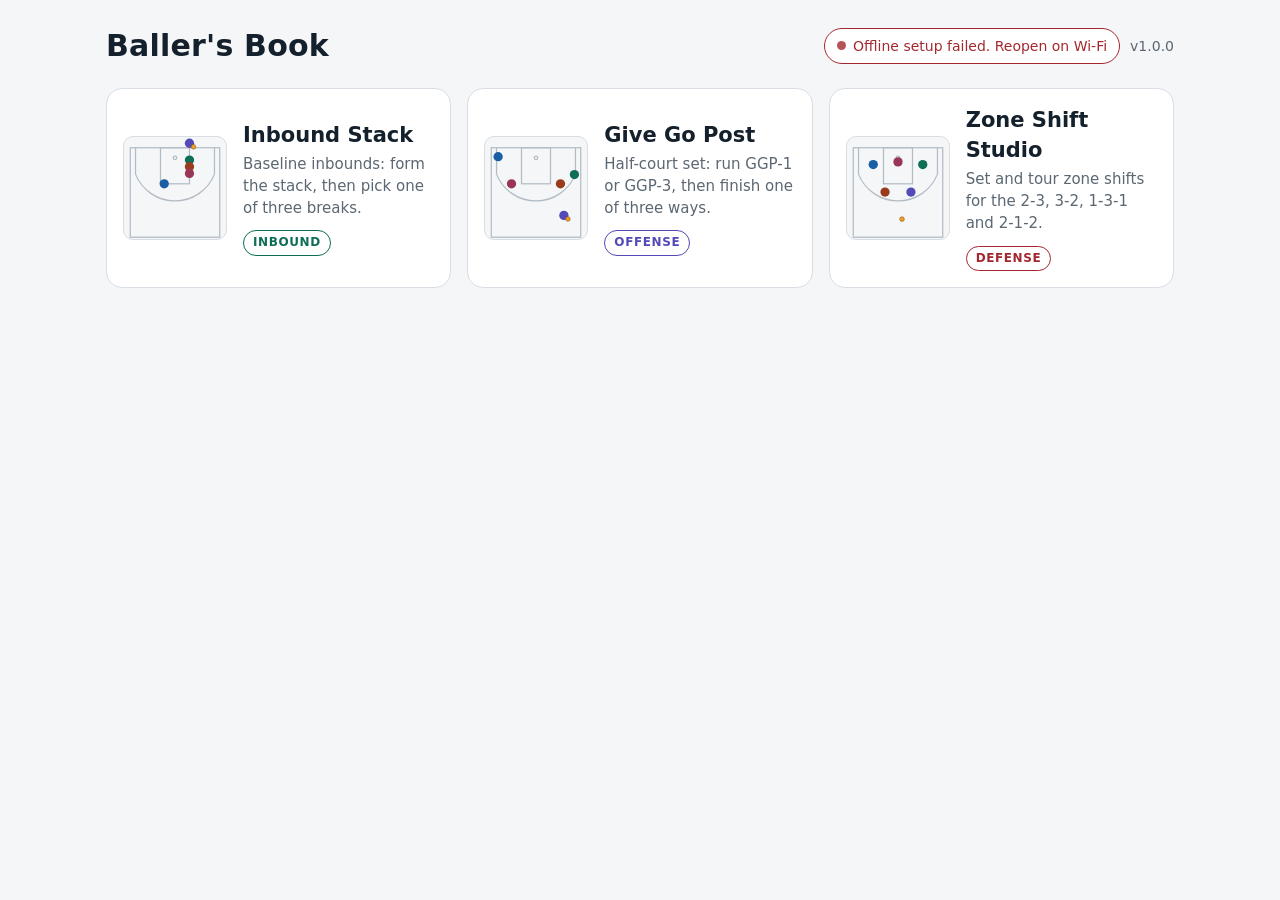
<file: index.html>
<!DOCTYPE html>
<html lang="en">
<head>
<meta charset="utf-8">
<meta name="viewport" content="width=device-width, initial-scale=1, viewport-fit=cover">
<meta name="color-scheme" content="light dark">
<title>Baller's Book</title>
<link rel="manifest" href="manifest.webmanifest">
<meta name="apple-mobile-web-app-capable" content="yes">
<meta name="mobile-web-app-capable" content="yes">
<meta name="apple-mobile-web-app-status-bar-style" content="black-translucent">
<meta name="apple-mobile-web-app-title" content="Baller's Book">
<meta name="theme-color" content="#F4F6F8" media="(prefers-color-scheme: light)">
<meta name="theme-color" content="#0F1419" media="(prefers-color-scheme: dark)">
<link rel="apple-touch-icon" href="icons/apple-touch-icon.png">
<link rel="icon" type="image/png" href="icons/favicon-32.png">
<link rel="stylesheet" href="shared/shell.css">
<style>
:root{--page:#F4F6F8;--surface-1:#FFFFFF;--text-primary:#14202B;--text-secondary:#5B6772;--border:#D8DEE4;--border-strong:#B3BCC5;--bg-accent:#E6F1FB;--border-accent:#185FA5;--text-accent:#0C447C;
  --tag-inbound:#0F6E56;--tag-offense:#534AB7;--tag-defense:#A3282F;
  box-sizing:border-box;padding-top:env(safe-area-inset-top,0px);padding-bottom:env(safe-area-inset-bottom,0px);}
@media (prefers-color-scheme: dark){:root:not([data-theme="light"]){--page:#0F1419;--surface-1:#1A222B;--text-primary:#E8EDF2;--text-secondary:#9AA7B3;--border:#2A343E;--border-strong:#46535F;--bg-accent:#12304D;--border-accent:#5C9BDB;--text-accent:#B5D4F4;
  --tag-inbound:#4FC9A4;--tag-offense:#A49CF0;--tag-defense:#F08A8F;}}
:root[data-theme="dark"]{--page:#0F1419;--surface-1:#1A222B;--text-primary:#E8EDF2;--text-secondary:#9AA7B3;--border:#2A343E;--border-strong:#46535F;--bg-accent:#12304D;--border-accent:#5C9BDB;--text-accent:#B5D4F4;
  --tag-inbound:#4FC9A4;--tag-offense:#A49CF0;--tag-defense:#F08A8F;}
*,*::before,*::after{box-sizing:border-box}
body{margin:0;background:var(--page);color:var(--text-primary);font-family:system-ui,-apple-system,"Segoe UI",Roboto,"Helvetica Neue",Arial,sans-serif;line-height:1.45;-webkit-text-size-adjust:100%}
.wrap{max-width:1100px;margin:0 auto;padding:20px max(16px,env(safe-area-inset-right,0px)) 40px max(16px,env(safe-area-inset-left,0px))}
header.top{display:flex;flex-wrap:wrap;align-items:center;gap:10px 16px;margin:4px 0 20px}
h1{font-size:30px;font-weight:700;margin:0;letter-spacing:.2px;flex:1;min-width:200px}
.meta{display:flex;align-items:center;gap:10px;flex-wrap:wrap}
.ver{font-size:14px;color:var(--text-secondary);font-variant-numeric:tabular-nums}
.pill{font-size:14px;font-weight:500;padding:6px 12px;border-radius:999px;border:1px solid var(--border-strong);background:var(--surface-1);color:var(--text-secondary);display:inline-flex;align-items:center;gap:7px;min-height:36px}
.pill::before{content:"";width:9px;height:9px;border-radius:50%;background:currentColor;opacity:.8}
.pill.ok{color:var(--tag-inbound);border-color:currentColor}
.pill.warn{color:var(--tag-defense);border-color:currentColor}
.bb-btn.update{border-color:var(--border-accent);background:var(--bg-accent);color:var(--text-accent)}
.grid{display:grid;grid-template-columns:repeat(auto-fill,minmax(330px,1fr));gap:16px}
.card{display:flex;gap:16px;align-items:center;padding:16px;min-height:132px;background:var(--surface-1);border:1px solid var(--border);border-radius:16px;color:inherit;text-decoration:none;position:relative}
.card:active{transform:scale(.99)}
.card:focus-visible{outline:3px solid var(--border-accent);outline-offset:2px}
.thumb{width:104px;height:104px;flex-shrink:0;border-radius:10px;background:var(--page);border:1px solid var(--border)}
.thumb .ln{fill:none;stroke:var(--border-strong);stroke-width:1.4}
.info{min-width:0}
.name{font-size:21px;font-weight:600;margin:0 0 4px}
.desc{font-size:15px;color:var(--text-secondary);margin:0 0 10px}
.tag{display:inline-block;font-size:12px;font-weight:600;letter-spacing:.6px;text-transform:uppercase;padding:3px 9px;border-radius:999px;border:1px solid currentColor}
.tag.Inbound{color:var(--tag-inbound)}.tag.Offense{color:var(--tag-offense)}.tag.Defense{color:var(--tag-defense)}
.last{position:absolute;top:10px;right:12px;font-size:12px;color:var(--text-secondary)}
.empty{color:var(--text-secondary)}
</style>
</head>
<body>
<div class="wrap">
  <header class="top">
    <h1>Baller's Book</h1>
    <div class="meta">
      <span class="pill" id="status" role="status">Checking offline…</span>
      <button type="button" class="bb-btn update" id="update" hidden>Update</button>
      <span class="ver" id="ver"></span>
    </div>
  </header>
  <main class="grid" id="plays" aria-label="Plays"></main>
</div>
<script src="shared/version.js"></script>
<script>
(function(){
const NS='http://www.w3.org/2000/svg';
const COLORS=['#534AB7','#0F6E56','#993C1D','#993556','#185FA5'];
const last=(()=>{try{return JSON.parse(localStorage.getItem('ballersBook.lastPlay'));}catch(e){return null;}})();
document.getElementById('ver').textContent='v'+self.BB_VERSION;

// mini half court in a 0-100 box (baseline at y=0); dots are mapped from each play's own frame
function thumb(t){
  const s=document.createElementNS(NS,'svg');
  s.setAttribute('viewBox','-6 -12 112 114');s.setAttribute('class','thumb');s.setAttribute('aria-hidden','true');
  s.innerHTML='<rect class="ln" x="0" y="0" width="100" height="100"/><rect class="ln" x="33.8" y="0" width="32.4" height="40.3"/>'+
    '<path class="ln" d="M5.9 0 L5.9 29.5 A47.4 47.4 0 0 0 94.1 29.5 L94.1 0"/><circle class="ln" cx="50" cy="11.3" r="2"/>';
  if(!t) return s;
  const [x0,y0,x1,y1]=t.frame,mx=x=>(x-x0)/(x1-x0)*100,my=y=>(y-y0)/(y1-y0)*100;
  (t.dots||[]).forEach((d,i)=>{const c=document.createElementNS(NS,'circle');c.setAttribute('cx',mx(d[0]));c.setAttribute('cy',my(d[1]));c.setAttribute('r',5.2);c.setAttribute('fill',COLORS[i%5]);s.appendChild(c);});
  if(t.ball){const b=document.createElementNS(NS,'circle');b.setAttribute('cx',mx(t.ball[0])+4.5);b.setAttribute('cy',my(t.ball[1])+4);b.setAttribute('r',2.6);b.setAttribute('fill','#EF9F27');b.setAttribute('stroke','#854F0B');b.setAttribute('stroke-width','.6');s.appendChild(b);}
  return s;
}
function render(list){
  const g=document.getElementById('plays');g.innerHTML='';
  if(!list.length){g.innerHTML='<p class="empty">No plays yet.</p>';return;}
  for(const p of list){
    const a=document.createElement('a');a.className='card';a.href=p.file;
    a.appendChild(thumb(p.thumb));
    const info=document.createElement('div');info.className='info';
    const n=document.createElement('p');n.className='name';n.textContent=p.title;
    const d=document.createElement('p');d.className='desc';d.textContent=p.description;
    const t=document.createElement('span');t.className='tag '+p.category;t.textContent=p.category;
    info.append(n,d,t);a.appendChild(info);
    if(p.id===last){const l=document.createElement('span');l.className='last';l.textContent='Last opened';a.appendChild(l);}
    g.appendChild(a);
  }
}
fetch('plays.json').then(r=>r.json()).then(render).catch(()=>{document.getElementById('plays').innerHTML='<p class="empty">Couldn’t load the play list.</p>';});

// ---------- offline status + updates ----------
const pill=document.getElementById('status'),upd=document.getElementById('update');
function status(text,kind){pill.textContent=text;pill.className='pill'+(kind?' '+kind:'');}
if(!('serviceWorker' in navigator)||!window.isSecureContext){
  status('Offline not available here','warn');
}else{
  let reloading=false;
  navigator.serviceWorker.addEventListener('controllerchange',()=>{if(!reloading){reloading=true;location.reload();}});
  const offerUpdate=w=>{status('Update ready','ok');upd.hidden=false;upd.onclick=()=>{upd.disabled=true;upd.textContent='Updating…';w.postMessage('skipWaiting');};};
  const track=w=>{
    if(!w) return;
    const onState=()=>{
      if(w.state==='installed'){ if(navigator.serviceWorker.controller) offerUpdate(w); }
      else if(w.state==='activated'){ status('Offline ready','ok'); }
      else if(w.state==='redundant'){ navigator.serviceWorker.controller?status('Offline ready','ok'):status('Offline setup failed. Reopen on Wi‑Fi','warn'); }
    };
    w.addEventListener('statechange',onState);onState();
  };
  navigator.serviceWorker.register('sw.js').then(reg=>{
    if(reg.waiting&&navigator.serviceWorker.controller) offerUpdate(reg.waiting);
    else if(reg.active) status('Offline ready','ok');
    else { status('Installing…'); track(reg.installing); }
    reg.addEventListener('updatefound',()=>{ if(reg.active) status('Downloading update…'); track(reg.installing); });
    if(navigator.onLine) reg.update().catch(()=>{});
  }).catch(()=>status('Offline setup failed. Reopen on Wi‑Fi','warn'));
  // ask the browser not to evict saved data (zone layouts) under storage pressure
  if(navigator.storage&&navigator.storage.persist) navigator.storage.persist().catch(()=>{});
}
})();
</script>
</body>
</html>
</file>
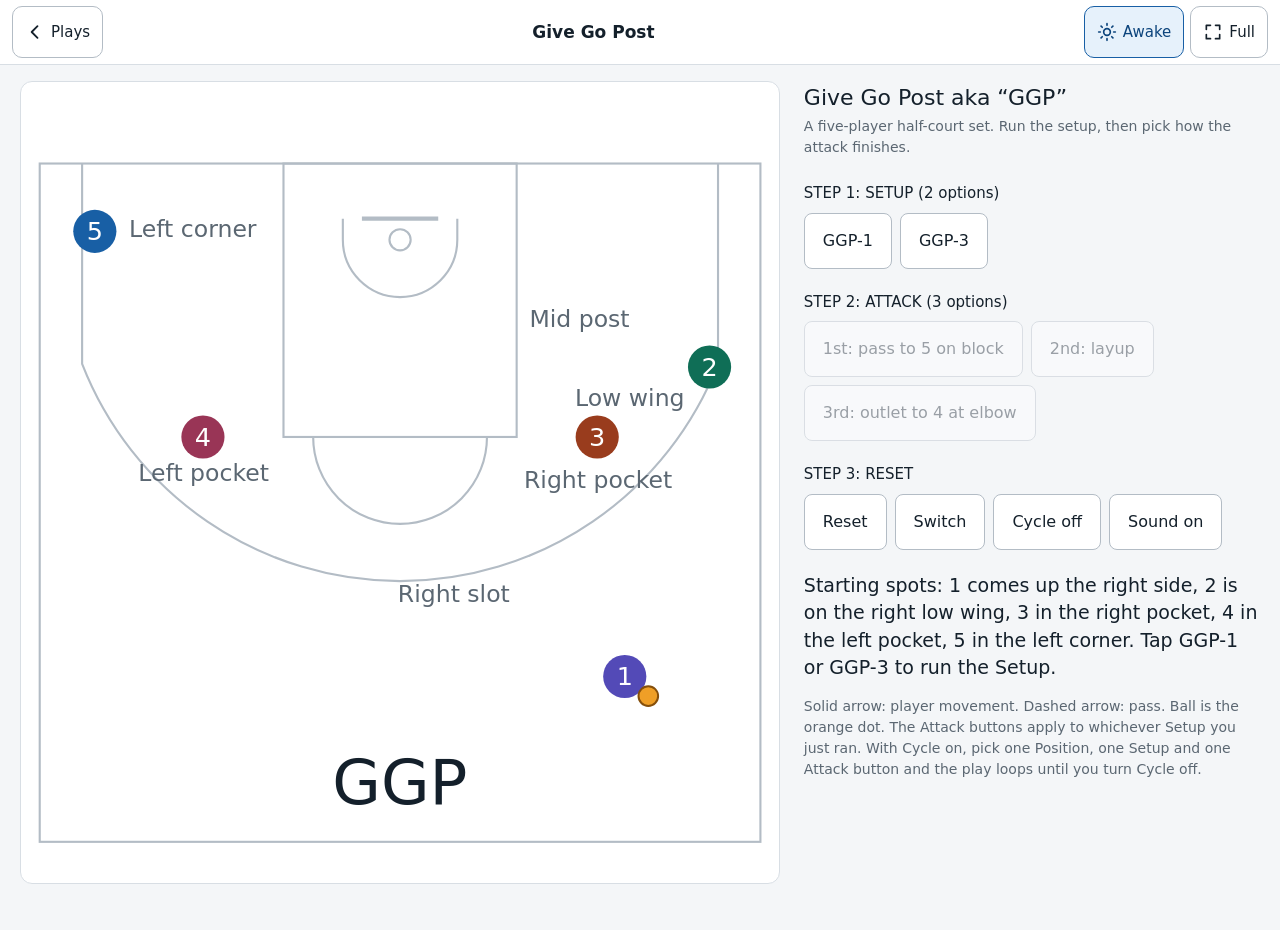
<file: plays/give-go-post.html>
<!DOCTYPE html>
<html lang="en">
<head>
<meta charset="utf-8">
<meta name="viewport" content="width=device-width, initial-scale=1, viewport-fit=cover">
<meta name="color-scheme" content="light dark">
<title>Give Go Post aka “GGP”</title>
<style>
:root{--page:#F4F6F8;--surface-1:#FFFFFF;--text-primary:#14202B;--text-secondary:#5B6772;--border:#D8DEE4;--border-strong:#B3BCC5;--bg-accent:#E6F1FB;--border-accent:#185FA5;--text-accent:#0C447C;--radius:8px;box-sizing:border-box;padding-top:env(safe-area-inset-top,0px);padding-bottom:env(safe-area-inset-bottom,0px);}
@media (prefers-color-scheme: dark){:root:not([data-theme="light"]){--page:#0F1419;--surface-1:#1A222B;--text-primary:#E8EDF2;--text-secondary:#9AA7B3;--border:#2A343E;--border-strong:#46535F;--bg-accent:#12304D;--border-accent:#5C9BDB;--text-accent:#B5D4F4;}}
:root[data-theme="dark"]{--page:#0F1419;--surface-1:#1A222B;--text-primary:#E8EDF2;--text-secondary:#9AA7B3;--border:#2A343E;--border-strong:#46535F;--bg-accent:#12304D;--border-accent:#5C9BDB;--text-accent:#B5D4F4;}
html{scroll-padding-top:env(safe-area-inset-top,0px);}
*,*::before,*::after{box-sizing:border-box;}
body{margin:0;background:var(--page);color:var(--text-primary);font-family:system-ui,-apple-system,"Segoe UI",Roboto,"Helvetica Neue",Arial,sans-serif;line-height:1.5;-webkit-text-size-adjust:100%;}
.wrap{max-width:520px;margin:0 auto;padding:16px 16px 32px;}
h1{font-size:22px;font-weight:500;margin:4px 0 2px;}
.sub{font-size:14px;color:var(--text-secondary);margin:0 0 14px;}
.court{background:var(--surface-1);border:1px solid var(--border);border-radius:12px;padding:6px;}
.court svg{display:block;width:100%;height:auto;}
#cap{font-size:14px;line-height:1.5;min-height:72px;margin:10px 0;}
.hd{font-size:14px;font-weight:500;margin:6px 0 6px;}
.row{display:flex;flex-wrap:wrap;gap:8px;margin-bottom:12px;}
.btn{font:inherit;font-size:14px;background:var(--surface-1);color:var(--text-primary);border:1px solid var(--border-strong);border-radius:var(--radius);padding:10px 14px;min-height:44px;cursor:pointer;}
.btn.strong{font-weight:500;padding:10px 18px;}
.btn:focus-visible{outline:2px solid var(--border-accent);outline-offset:2px;}
.btn:disabled{cursor:default;}
.note{font-size:12px;color:var(--text-secondary);margin-top:4px;}
</style>
<link rel="manifest" href="../manifest.webmanifest">
<meta name="apple-mobile-web-app-capable" content="yes">
<meta name="mobile-web-app-capable" content="yes">
<meta name="apple-mobile-web-app-status-bar-style" content="black-translucent">
<meta name="apple-mobile-web-app-title" content="Baller's Book">
<meta name="theme-color" content="#F4F6F8" media="(prefers-color-scheme: light)">
<meta name="theme-color" content="#0F1419" media="(prefers-color-scheme: dark)">
<link rel="apple-touch-icon" href="../icons/apple-touch-icon.png">
<link rel="icon" type="image/png" href="../icons/favicon-32.png">
<link rel="stylesheet" href="../shared/shell.css">
<script src="../shared/shell.js" defer></script>
</head>
<body data-bb-play="give-go-post" data-bb-title="Give Go Post">
<div class="wrap">
<h1>Give Go Post aka “GGP”</h1>
<p class="sub">A five-player half-court set. Run the setup, then pick how the attack finishes.</p>
<div class="court">
<svg id="ct" viewBox="0 -32 380 402" role="img" aria-label="Half court showing five players running the Give Go Post play with Position, Setup and Attack controls">
<defs><marker id="ah" viewBox="0 0 10 10" refX="8" refY="5" markerWidth="6" markerHeight="6" orient="auto-start-reverse"><path d="M2 1L8 5L2 9" fill="none" stroke="context-stroke" stroke-width="1.5" stroke-linecap="round" stroke-linejoin="round"/></marker></defs>
<g transform="translate(-15.12,-15.12) scale(1.08)" fill="none" stroke="var(--border-strong)" stroke-width="1">
<rect x="20" y="20" width="340" height="320"/>
<rect x="135" y="20" width="110" height="129"/>
<path d="M149 149 A41 41 0 0 0 231 149"/>
<path d="M40 20 L40 114.5 A161 161 0 0 0 340 114.5 L340 20"/>
<line x1="172" y1="46" x2="208" y2="46" stroke-width="2"/>
<path d="M163 46 L163 56 A27 27 0 0 0 217 56 L217 46"/>
<circle cx="190" cy="56" r="5"/>
</g>
<text id="nar" x="190" y="322" text-anchor="middle" dominant-baseline="central" font-size="32" font-weight="500" fill="var(--text-primary)">GGP</text>
<text id="head" x="190" y="-14" text-anchor="middle" dominant-baseline="central" font-size="16" font-weight="500" letter-spacing="0.5" fill="var(--text-primary)"></text>
<g id="lbl" style="transition:opacity .4s" fill="var(--text-secondary)" font-size="12"></g>
<g id="ln"></g>
<g id="p5"><circle r="11" fill="#185FA5"/><text text-anchor="middle" dominant-baseline="central" font-size="13" font-weight="500" fill="#fff">5</text></g>
<g id="p4"><circle r="11" fill="#993556"/><text text-anchor="middle" dominant-baseline="central" font-size="13" font-weight="500" fill="#fff">4</text></g>
<g id="p3"><circle r="11" fill="#993C1D"/><text text-anchor="middle" dominant-baseline="central" font-size="13" font-weight="500" fill="#fff">3</text></g>
<g id="p2"><circle r="11" fill="#0F6E56"/><text text-anchor="middle" dominant-baseline="central" font-size="13" font-weight="500" fill="#fff">2</text></g>
<g id="p1"><circle r="11" fill="#534AB7"/><text text-anchor="middle" dominant-baseline="central" font-size="13" font-weight="500" fill="#fff">1</text></g>
<g id="ball"><circle r="5" fill="#EF9F27" stroke="#854F0B" stroke-width="1"/></g>
</svg>
</div>
<div class="hd">STEP 1: SETUP (2 options)</div>
<div class="row">
<button class="btn strong" id="bP1">GGP-1</button>
<button class="btn strong" id="bP3">GGP-3</button>
</div>
<div class="hd">STEP 2: ATTACK (3 options)</div>
<div class="row">
<button class="btn ob" data-n="1">1st: pass to 5 on block</button>
<button class="btn ob" data-n="2">2nd: layup</button>
<button class="btn ob" data-n="3">3rd: outlet to 4 at elbow</button>
</div>
<div class="hd">STEP 3: RESET</div>
<div class="row">
<button class="btn" id="bReset">Reset</button>
<button class="btn" id="bSwitch">Switch</button>
<button class="btn" id="bCycle" aria-pressed="false">Cycle off</button>
<button class="btn" id="bSnd" aria-pressed="true">Sound on</button>
</div>
<div id="cap" aria-live="polite"></div>
<div class="note">Solid arrow: player movement. Dashed arrow: pass. Ball is the orange dot. The Attack buttons apply to whichever Setup you just ran. With Cycle on, pick one Position, one Setup and one Attack button and the play loops until you turn Cycle off.</div>
</div>
<script>
const NS='http://www.w3.org/2000/svg';
const layer=document.getElementById('ln');
const lbl=document.getElementById('lbl');
const capEl=document.getElementById('cap');
const nar=document.getElementById('nar');
const head=document.getElementById('head');
function setHead(t){head.textContent=t;}
const bP1=document.getElementById('bP1');
const bP3=document.getElementById('bP3');
const bSnd=document.getElementById('bSnd');
const bReset=document.getElementById('bReset');
const bSwitch=document.getElementById('bSwitch');
const bCycle=document.getElementById('bCycle');
const obs=document.querySelectorAll('.ob');
const START={1:[296,262],2:[336,116],3:[283,149],4:[97,149],5:[46,52]};
const SLOT=[250,205],LW=[336,116],X=[283,149],S3=[262,176],E=[231,149],MP=[256,98],STEP1=[232,83],STEP3=[198,128],CTRL=[232,148],ELB=[135,149],BLK=[135,76],TWO_END=[256,200],LAY1=[206,66],LAY3=[200,68],LAY5=[170,64],BALLRIM=[179,47];
const LBLS=[{x:246,y:230,a:'end',t:'Right slot'},{x:335,y:130,a:'end',t:'Low wing'},{x:291,y:172,a:'middle',t:'Right pocket'},{x:256,y:90,a:'start',t:'Mid post'},{x:90,y:168,a:'middle',t:'Left pocket'},{x:52,y:44,a:'start',t:'Left corner'}];
const R=13;
let run=0,pos,bp,snap=null,holder=1,soundOn=true,ac=null,mirror=false;
let curState='idle',loopRunning=false,loopId=0,clickId=0,cycleOn=false,selPos=null,selSetup=null,selAtk=null;
function swapLR(s){return s.replace(/\b(right|left|Right|Left)\b/g,m=>({right:'left',left:'right',Right:'Left',Left:'Right'})[m]);}
function cap(t){capEl.textContent=mirror?swapLR(t):t;}
function flip(p){return [380-p[0],p[1]];}
function initAudio(){try{if(!ac){const C=window.AudioContext||window.webkitAudioContext;if(C)ac=new C();}if(ac&&ac.state==='suspended')ac.resume();}catch(e){}}
function beep(f,d){if(!soundOn||!ac)return;try{const t=ac.currentTime;const o=ac.createOscillator();const g=ac.createGain();o.type='sine';o.frequency.value=f;g.gain.setValueAtTime(0.0001,t);g.gain.exponentialRampToValueAtTime(0.3,t+0.01);g.gain.exponentialRampToValueAtTime(0.0001,t+d);o.connect(g);g.connect(ac.destination);o.start(t);o.stop(t+d+0.03);}catch(e){}}
function chaching(){if(!soundOn||!ac)return;try{const t=ac.currentTime;
const len=Math.floor(ac.sampleRate*0.07);const buf=ac.createBuffer(1,len,ac.sampleRate);const d=buf.getChannelData(0);for(let i=0;i<len;i++)d[i]=(Math.random()*2-1)*(1-i/len);
const ns=ac.createBufferSource();ns.buffer=buf;const bf=ac.createBiquadFilter();bf.type='bandpass';bf.frequency.value=3500;bf.Q.value=0.8;const ng=ac.createGain();ng.gain.setValueAtTime(0.5,t);ng.gain.exponentialRampToValueAtTime(0.0001,t+0.07);ns.connect(bf);bf.connect(ng);ng.connect(ac.destination);ns.start(t);
const co=ac.createOscillator();const cg=ac.createGain();co.type='triangle';co.frequency.value=1175;cg.gain.setValueAtTime(0.0001,t);cg.gain.exponentialRampToValueAtTime(0.25,t+0.01);cg.gain.exponentialRampToValueAtTime(0.0001,t+0.09);co.connect(cg);cg.connect(ac.destination);co.start(t);co.stop(t+0.12);
const t2=t+0.11;const bm=ac.createGain();bm.gain.setValueAtTime(0.0001,t2);bm.gain.exponentialRampToValueAtTime(0.4,t2+0.005);bm.gain.exponentialRampToValueAtTime(0.0001,t2+1.1);bm.connect(ac.destination);
[[2637,1],[3951,0.55],[5274,0.3],[6645,0.15]].forEach(function(p){const o=ac.createOscillator();const g=ac.createGain();o.type='sine';o.frequency.value=p[0];g.gain.value=p[1];o.connect(g);g.connect(bm);o.start(t2);o.stop(t2+1.2);});
const ts=t+0.2;[4186,5274,6272,4699,7040,5588,8372,6645].forEach(function(fr,i){const s=ts+i*0.055;const o=ac.createOscillator();const g=ac.createGain();o.type='sine';o.frequency.value=fr;g.gain.setValueAtTime(0.0001,s);g.gain.exponentialRampToValueAtTime(0.14,s+0.004);g.gain.exponentialRampToValueAtTime(0.0001,s+0.28);o.connect(g);g.connect(ac.destination);o.start(s);o.stop(s+0.3);});
}catch(e){}}
function triple(){beep(880,0.08);setTimeout(()=>beep(880,0.08),130);setTimeout(()=>beep(880,0.08),260);}
function setNar(t,it){nar.textContent=t;nar.setAttribute('font-style',it?'italic':'normal');}
function buildLabels(){lbl.innerHTML='';const am={start:'end',end:'start',middle:'middle'};for(const l of LBLS){const t=document.createElementNS(NS,'text');t.setAttribute('x',mirror?380.16-l.x:l.x);t.setAttribute('y',l.y);t.setAttribute('text-anchor',mirror?am[l.a]:l.a);t.textContent=mirror?swapLR(l.t):l.t;lbl.appendChild(t);}}
function M(p){const x=mirror?380-p[0]:p[0];return [1.08*x-15.12,1.08*p[1]-15.12];}
function unit(a,b){const dx=b[0]-a[0],dy=b[1]-a[1],d=Math.hypot(dx,dy)||1;return [dx/d,dy/d];}
function lineD(a,b,s=R,e=R+3){a=M(a);b=M(b);const u=unit(a,b);return 'M'+(a[0]+u[0]*s)+' '+(a[1]+u[1]*s)+'L'+(b[0]-u[0]*e)+' '+(b[1]-u[1]*e);}
function curveD(a,c,b,s=R,e=R+3){a=M(a);c=M(c);b=M(b);const u=unit(a,c),v=unit(c,b);return 'M'+(a[0]+u[0]*s)+' '+(a[1]+u[1]*s)+'Q'+c[0]+' '+c[1]+' '+(b[0]-v[0]*e)+' '+(b[1]-v[1]*e);}
function addPath(d,kind,cls){const p=document.createElementNS(NS,'path');p.setAttribute('d',d);p.setAttribute('fill','none');p.setAttribute('stroke-width','2');p.setAttribute('marker-end','url(#ah)');if(kind==='pass'){p.setAttribute('stroke','#BA7517');p.setAttribute('stroke-dasharray','6 5');}else{p.setAttribute('stroke','var(--text-secondary)');}if(cls)p.setAttribute('class',cls);layer.appendChild(p);return p;}
function render(){for(const k of [1,2,3,4,5]){const m=M(pos[k]);document.getElementById('p'+k).setAttribute('transform','translate('+m[0]+' '+m[1]+')');}const b=M(bp);document.getElementById('ball').setAttribute('transform','translate('+(b[0]+(mirror?-12:12))+' '+(b[1]+10)+')');}
function tween(dur,fn,tok,ease){return new Promise(res=>{const t0=performance.now();function f(now){if(tok!==run){res();return;}let t=Math.min(1,(now-t0)/dur);const e=ease==='linear'?t:(t<.5?2*t*t:1-Math.pow(-2*t+2,2)/2);fn(e);render();if(t<1)requestAnimationFrame(f);else res();}requestAnimationFrame(f);});}
const lerp=(a,b,t)=>[a[0]+(b[0]-a[0])*t,a[1]+(b[1]-a[1])*t];
function quad(a,c,b,t){const u=1-t;return [u*u*a[0]+2*u*t*c[0]+t*t*b[0],u*u*a[1]+2*u*t*c[1]+t*t*b[1]];}
const wait=ms=>new Promise(r=>setTimeout(r,ms));
function setBtns(state){curState=state;const busy=(state==='busy');const free=loopRunning;[bP1,bP3].forEach(b=>{const d=busy&&!free;b.disabled=d;b.style.opacity=d?.4:1;});obs.forEach(b=>{const d=(state!=='ready')&&!free;b.disabled=d;b.style.opacity=d?.4:1;});}
function styleBtn(b,on){b.style.background=on?'var(--bg-accent)':'var(--surface-1)';b.style.borderColor=on?'var(--border-accent)':'var(--border-strong)';b.style.color=on?'var(--text-accent)':'var(--text-primary)';}
function applySel(){styleBtn(bReset,selPos==='reset');styleBtn(bSwitch,selPos==='switch');styleBtn(bP1,selSetup===1);styleBtn(bP3,selSetup===3);obs.forEach(b=>styleBtn(b,selAtk===+b.dataset.n));styleBtn(bCycle,cycleOn);}
function allSel(){return selPos&&selSetup&&selAtk;}
const INIT='Starting spots: 1 comes up the right side, 2 is on the right low wing, 3 in the right pocket, 4 in the left pocket, 5 in the left corner. Tap GGP-1 or GGP-3 to run the Setup.';
function initState(){run++;snap=null;holder=1;setHead('');pos={};for(const k of [1,2,3,4,5])pos[k]=START[k].slice();bp=pos[1].slice();layer.innerHTML='';buildLabels();lbl.style.opacity=1;setNar('GGP',false);cap(INIT);render();setBtns('idle');applySel();}
function atStart(){return [1,2,3,4,5].every(k=>Math.hypot(pos[k][0]-START[k][0],pos[k][1]-START[k][1])<1)&&Math.hypot(bp[0]-START[1][0],bp[1]-START[1][1])<1;}
async function toStart(tok,dur){const f={};for(const k of [1,2,3,4,5])f[k]=pos[k].slice();const fb=bp.slice();await tween(dur,e=>{for(const k of [1,2,3,4,5])pos[k]=lerp(f[k],START[k],e);bp=lerp(fb,START[1],e);},tok);}
async function resetAnim(){const tok=++run;setHead('RESET');snap=null;holder=1;layer.innerHTML='';setNar('GGP',false);lbl.style.opacity=0;setBtns('busy');cap('Resetting players to their starting spots.');await toStart(tok,900);if(tok!==run)return;lbl.style.opacity=1;cap(INIT);setHead('');setBtns('idle');}
async function switchSide(){const tok=++run;setHead('SWITCH');mirror=!mirror;for(const k of [1,2,3,4,5])pos[k]=flip(pos[k]);bp=flip(bp);snap=null;holder=1;layer.innerHTML='';setNar('GGP',false);buildLabels();lbl.style.opacity=0;render();setBtns('busy');
cap('Switching sides. The ball heads to 1 while everyone resets, and 1 carries it to the starting spot.');
const f={};for(const k of [1,2,3,4,5])f[k]=pos[k].slice();const fb=bp.slice();
await tween(1100,e=>{for(const k of [1,2,3,4,5])pos[k]=lerp(f[k],START[k],e);const p=Math.min(1,e/0.4);bp=lerp(fb,pos[1],p);},tok);if(tok!==run)return;
lbl.style.opacity=1;cap(INIT);setHead('');setBtns('idle');}
async function play(v){const tok=++run;snap=null;holder=v;setHead('#1 SETUP – '+(v===1?'GGP-1':'GGP-3'));layer.innerHTML='';setBtns('busy');setNar('GGP',false);lbl.style.opacity=0;
if(!atStart()){cap('Returning players to their starting spots.');await toStart(tok,800);if(tok!==run)return;}
for(const k of [1,2,3,4,5])pos[k]=START[k].slice();bp=pos[1].slice();render();
cap('Setup: 1 dribbles up the right side and into the right slot.');
addPath(lineD(START[1],SLOT),'move');
await tween(1100,e=>{pos[1]=lerp(START[1],SLOT,e);bp=pos[1].slice();},tok);if(tok!==run)return;
await wait(150);if(tok!==run)return;
setNar('\u201CGive\u201D',true);beep(523,0.14);
cap('Setup: 1 passes to 2 on the low wing while 3 drops down to screen for 1. 4 slides to the left elbow and 5 to the left block.');
addPath(lineD(SLOT,LW),'pass');addPath(lineD(X,S3),'move');addPath(lineD(START[4],ELB),'move');addPath(lineD(START[5],BLK),'move');
const from=bp.slice();
await Promise.all([tween(750,e=>{bp=lerp(from,LW,e);},tok),tween(750,e=>{pos[3]=lerp(X,S3,e);},tok),tween(750,e=>{pos[4]=lerp(START[4],ELB,e);},tok),tween(750,e=>{pos[5]=lerp(START[5],BLK,e);},tok)]);if(tok!==run)return;
await wait(200);if(tok!==run)return;
setNar('\u201CGo\u201D',true);beep(659,0.14);
if(v===1){cap('Setup: 1 cuts off the screen up along the right mid post, and 2 passes to 1 just as 1 gets into position. 3 lifts to the inside elbow.');}
else{cap('Setup: 1 cuts off the screen toward the mid post but is covered. 3 lifts to the inside elbow, and 2 passes to 3.');}
addPath(curveD(SLOT,CTRL,MP),'move');addPath(lineD(S3,E),'move');
const target=(v===1)?MP:E;const delay=(v===1)?400:450;
await Promise.all([
tween(1000,e=>{pos[1]=quad(SLOT,CTRL,MP,e);},tok),
wait(450).then(()=>tween(600,e=>{pos[3]=lerp(S3,E,e);},tok)),
wait(delay).then(()=>{if(tok!==run)return;addPath(lineD(LW,target),'pass');const f2=LW.slice();return tween(600,e=>{bp=lerp(f2,target,e);},tok);})
]);if(tok!==run)return;
setNar('\u201CPost\u201D',true);beep(784,0.22);
snap={};for(const k of [1,2,3,4,5])snap[k]=pos[k].slice();
cap((v===1)?'Setup complete: 1 has the ball on the mid post. Pick an Attack option below.':'Setup complete: 3 has the ball at the inside elbow. Pick an Attack option below.');
setBtns('ready');}
async function opt(n){if(!snap)return;const h=holder;const tok=++run;setNar(n===3?'“Reset!”':'“Attack!”',true);setHead('#2 ATTACK – '+({1:'Pass to Block 5',2:'Finish',3:'Outlet to Elbow 4'})[n]);layer.querySelectorAll('.opt').forEach(x=>x.remove());for(const k of [1,2,3,4,5])pos[k]=snap[k].slice();bp=pos[h].slice();render();setBtns('busy');
const STEP=(h===1)?STEP1:STEP3,LAY=(h===1)?LAY1:LAY3;
const lead='Attack, option '+n+': 1 and 3 both step into the paint while 2 drops toward the right slot, then ';
const tails={1:h+' instantly passes to 5 on the block, and 5 finishes at the rim.',2:h+' finishes with a layup.',3:h+' uses 4 at the elbow as an outlet. Attack averted.'};
cap(lead+tails[n]);
addPath(lineD(snap[2],TWO_END),'move','opt');
const s1=snap[1].slice(),s3=snap[3].slice();
await Promise.all([
tween(650,e=>{pos[1]=lerp(s1,STEP1,e);if(h===1)bp=pos[1].slice();},tok),
tween(650,e=>{pos[3]=lerp(s3,STEP3,e);if(h===3)bp=pos[3].slice();},tok),
tween(800,e=>{pos[2]=lerp(snap[2],TWO_END,e);},tok)
]);if(tok!==run)return;
if(n!==2){await wait(250);if(tok!==run)return;}
if(n===1){addPath(lineD(pos[h],pos[5]),'pass','opt');addPath(lineD(BLK,LAY5),'move','opt');const f=bp.slice(),s5=pos[5].slice();await tween(380,e=>{bp=lerp(f,s5,e);},tok,'linear');if(tok!==run)return;await tween(380,e=>{pos[5]=lerp(s5,LAY5,e);bp=pos[5].slice();},tok,'linear');if(tok===run){const s2=bp.slice();await tween(250,e=>{bp=lerp(s2,BALLRIM,e);},tok,'linear');if(tok===run)chaching();}}
if(n===2){addPath(lineD(STEP,LAY),'move','opt');const s=STEP.slice();await tween(450,e=>{pos[h]=lerp(s,LAY,e);bp=pos[h].slice();},tok,'linear');if(tok===run){const s2=bp.slice();await tween(250,e=>{bp=lerp(s2,BALLRIM,e);},tok,'linear');if(tok===run)chaching();}}
if(n===3){addPath(lineD(pos[h],pos[4]),'pass','opt');const f=bp.slice();await tween(600,e=>{bp=lerp(f,pos[4],e);},tok);if(tok===run)triple();}
if(tok===run)setBtns('ready');}
function doPos(w){return w==='reset'?resetAnim():switchSide();}
async function startLoop(stage){if(loopRunning)return;loopRunning=true;const id=++loopId;setBtns(curState);await wait(600);
while(cycleOn&&id===loopId&&allSel()){
if(stage===0){await doPos(selPos);if(!(cycleOn&&id===loopId))break;await wait(200);}
else if(stage===1){await play(selSetup);if(!(cycleOn&&id===loopId))break;await wait(200);}
else{await opt(selAtk);if(!(cycleOn&&id===loopId))break;await wait(900);}
stage=(stage+1)%3;}
loopRunning=false;setBtns(curState);}
function postAction(next){if(cycleOn&&allSel()&&!loopRunning)startLoop(next);}
async function onPos(w){initAudio();if(cycleOn){selPos=w;applySel();if(loopRunning)return;const my=++clickId;await doPos(w);if(my===clickId)postAction(1);}else{clickId++;await doPos(w);}}
async function onSetup(v){initAudio();if(cycleOn){selSetup=v;applySel();if(loopRunning)return;const my=++clickId;await play(v);if(my===clickId)postAction(2);}else{clickId++;await play(v);}}
async function onAtk(n){initAudio();if(cycleOn){selAtk=n;applySel();if(loopRunning)return;const my=++clickId;await opt(n);if(my===clickId)postAction(0);}else{clickId++;await opt(n);}}
bReset.addEventListener('click',()=>onPos('reset'));
bSwitch.addEventListener('click',()=>onPos('switch'));
bP1.addEventListener('click',()=>onSetup(1));
bP3.addEventListener('click',()=>onSetup(3));
obs.forEach(b=>b.addEventListener('click',()=>onAtk(+b.dataset.n)));
bCycle.addEventListener('click',()=>{cycleOn=!cycleOn;selPos=null;selSetup=null;selAtk=null;bCycle.textContent=cycleOn?'Cycle on':'Cycle off';bCycle.setAttribute('aria-pressed',cycleOn?'true':'false');applySel();});
bSnd.addEventListener('click',()=>{soundOn=!soundOn;bSnd.textContent=soundOn?'Sound on':'Sound off';bSnd.setAttribute('aria-pressed',soundOn?'true':'false');if(soundOn){initAudio();beep(523,0.1);}});
initState();
</script>
</body>
</html>
</file>
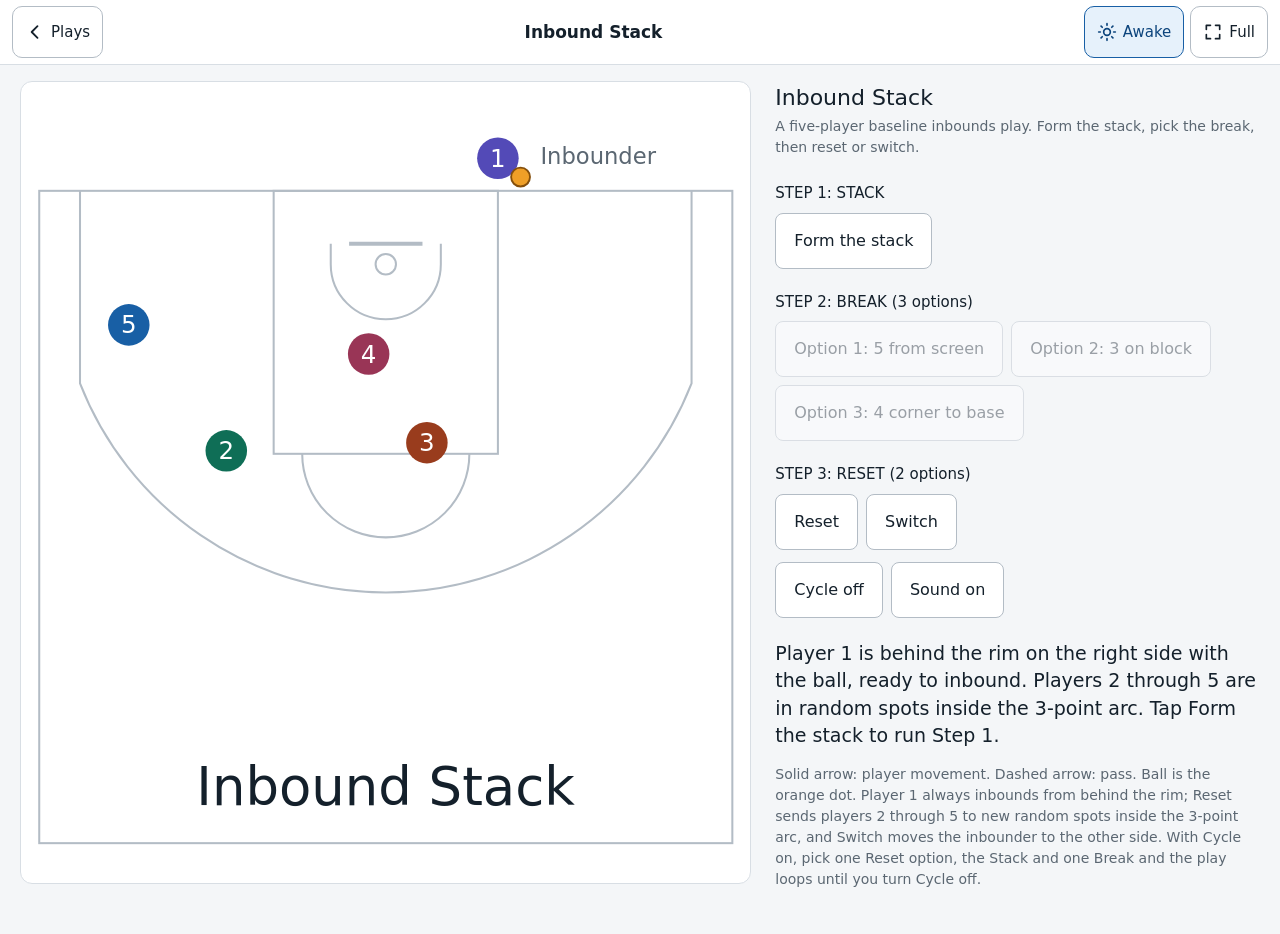
<file: plays/inbound-stack.html>
<!DOCTYPE html>
<html lang="en">
<head>
<meta charset="utf-8">
<meta name="viewport" content="width=device-width, initial-scale=1, viewport-fit=cover">
<meta name="color-scheme" content="light dark">
<title>Inbound Stack</title>
<style>
:root{--page:#F4F6F8;--surface-1:#FFFFFF;--text-primary:#14202B;--text-secondary:#5B6772;--border:#D8DEE4;--border-strong:#B3BCC5;--bg-accent:#E6F1FB;--border-accent:#185FA5;--text-accent:#0C447C;--radius:8px;box-sizing:border-box;padding-top:env(safe-area-inset-top,0px);padding-bottom:env(safe-area-inset-bottom,0px);}
@media (prefers-color-scheme: dark){:root:not([data-theme="light"]){--page:#0F1419;--surface-1:#1A222B;--text-primary:#E8EDF2;--text-secondary:#9AA7B3;--border:#2A343E;--border-strong:#46535F;--bg-accent:#12304D;--border-accent:#5C9BDB;--text-accent:#B5D4F4;}}
:root[data-theme="dark"]{--page:#0F1419;--surface-1:#1A222B;--text-primary:#E8EDF2;--text-secondary:#9AA7B3;--border:#2A343E;--border-strong:#46535F;--bg-accent:#12304D;--border-accent:#5C9BDB;--text-accent:#B5D4F4;}
html{scroll-padding-top:env(safe-area-inset-top,0px);}
*,*::before,*::after{box-sizing:border-box;}
body{margin:0;background:var(--page);color:var(--text-primary);font-family:system-ui,-apple-system,"Segoe UI",Roboto,"Helvetica Neue",Arial,sans-serif;line-height:1.5;-webkit-text-size-adjust:100%;}
.wrap{max-width:520px;margin:0 auto;padding:16px 16px 32px;}
h1{font-size:22px;font-weight:500;margin:4px 0 2px;}
.sub{font-size:14px;color:var(--text-secondary);margin:0 0 14px;}
.court{background:var(--surface-1);border:1px solid var(--border);border-radius:12px;padding:6px;}
.court svg{display:block;width:100%;height:auto;}
#cap{font-size:14px;line-height:1.5;min-height:72px;margin:10px 0;}
.hd{font-size:14px;font-weight:500;margin:6px 0 6px;}
.row{display:flex;flex-wrap:wrap;gap:8px;margin-bottom:12px;}
.btn{font:inherit;font-size:14px;background:var(--surface-1);color:var(--text-primary);border:1px solid var(--border-strong);border-radius:var(--radius);padding:10px 14px;min-height:44px;cursor:pointer;}
.btn.strong{font-weight:500;padding:10px 18px;}
.btn:focus-visible{outline:2px solid var(--border-accent);outline-offset:2px;}
.btn:disabled{cursor:default;}
.note{font-size:12px;color:var(--text-secondary);margin-top:4px;}
</style>
<link rel="manifest" href="../manifest.webmanifest">
<meta name="apple-mobile-web-app-capable" content="yes">
<meta name="mobile-web-app-capable" content="yes">
<meta name="apple-mobile-web-app-status-bar-style" content="black-translucent">
<meta name="apple-mobile-web-app-title" content="Baller's Book">
<meta name="theme-color" content="#F4F6F8" media="(prefers-color-scheme: light)">
<meta name="theme-color" content="#0F1419" media="(prefers-color-scheme: dark)">
<link rel="apple-touch-icon" href="../icons/apple-touch-icon.png">
<link rel="icon" type="image/png" href="../icons/favicon-32.png">
<link rel="stylesheet" href="../shared/shell.css">
<script src="../shared/shell.js" defer></script>
</head>
<body data-bb-play="inbound-stack" data-bb-title="Inbound Stack">
<div class="wrap">
<h1>Inbound Stack</h1>
<p class="sub">A five-player baseline inbounds play. Form the stack, pick the break, then reset or switch.</p>
<div class="court">
<svg id="ct" viewBox="0 -48 380 418" role="img" aria-label="Half court showing the Inbound Stack play with Reset, Stack and Break controls">
<defs><marker id="ah" viewBox="0 0 10 10" refX="8" refY="5" markerWidth="6" markerHeight="6" orient="auto-start-reverse"><path d="M2 1L8 5L2 9" fill="none" stroke="context-stroke" stroke-width="1.5" stroke-linecap="round" stroke-linejoin="round"/></marker></defs>
<g transform="translate(-15.12,-15.12) scale(1.08)" fill="none" stroke="var(--border-strong)" stroke-width="1">
<rect x="20" y="20" width="340" height="320"/>
<rect x="135" y="20" width="110" height="129"/>
<path d="M149 149 A41 41 0 0 0 231 149"/>
<path d="M40 20 L40 114.5 A161 161 0 0 0 340 114.5 L340 20"/>
<line x1="172" y1="46" x2="208" y2="46" stroke-width="2"/>
<path d="M163 46 L163 56 A27 27 0 0 0 217 56 L217 46"/>
<circle cx="190" cy="56" r="5"/>
</g>
<text id="nar" x="190" y="322" text-anchor="middle" dominant-baseline="central" font-size="28" font-weight="500" fill="var(--text-primary)">Inbound Stack</text>
<text id="head" x="190" y="-36" text-anchor="middle" dominant-baseline="central" font-size="16" font-weight="500" letter-spacing="0.5" fill="var(--text-primary)"></text>
<g id="lbl" style="transition:opacity .4s" fill="var(--text-secondary)" font-size="12"></g>
<g id="ln"></g>
<g id="p5"><circle r="11" fill="#185FA5"/><text text-anchor="middle" dominant-baseline="central" font-size="13" font-weight="500" fill="#fff">5</text></g>
<g id="p4"><circle r="11" fill="#993556"/><text text-anchor="middle" dominant-baseline="central" font-size="13" font-weight="500" fill="#fff">4</text></g>
<g id="p3"><circle r="11" fill="#993C1D"/><text text-anchor="middle" dominant-baseline="central" font-size="13" font-weight="500" fill="#fff">3</text></g>
<g id="p2"><circle r="11" fill="#0F6E56"/><text text-anchor="middle" dominant-baseline="central" font-size="13" font-weight="500" fill="#fff">2</text><g id="f2" opacity="0"><circle cx="0" cy="-8.5" r="2.4" fill="#fff"/></g></g>
<g id="p1"><circle r="11" fill="#534AB7"/><text text-anchor="middle" dominant-baseline="central" font-size="13" font-weight="500" fill="#fff">1</text><g id="f1" opacity="0"><circle cx="0" cy="-8.5" r="2.4" fill="#fff"/></g></g>
<g id="ball"><circle r="5" fill="#EF9F27" stroke="#854F0B" stroke-width="1"/></g>
</svg>
</div>
<div class="hd">STEP 1: STACK</div>
<div class="row">
<button class="btn strong" id="bStack">Form the stack</button>
</div>
<div class="hd">STEP 2: BREAK (3 options)</div>
<div class="row">
<button class="btn ob" data-n="1">Option 1: 5 from screen</button>
<button class="btn ob" data-n="2">Option 2: 3 on block</button>
<button class="btn ob" data-n="3">Option 3: 4 corner to base</button>
</div>
<div class="hd">STEP 3: RESET (2 options)</div>
<div class="row">
<button class="btn" id="bReset">Reset</button>
<button class="btn" id="bSwitch">Switch</button>
</div>
<div class="row">
<button class="btn" id="bCycle" aria-pressed="false">Cycle off</button>
<button class="btn" id="bSnd" aria-pressed="true">Sound on</button>
</div>
<div id="cap" aria-live="polite"></div>
<div class="note">Solid arrow: player movement. Dashed arrow: pass. Ball is the orange dot. Player 1 always inbounds from behind the rim; Reset sends players 2 through 5 to new random spots inside the 3-point arc, and Switch moves the inbounder to the other side. With Cycle on, pick one Reset option, the Stack and one Break and the play loops until you turn Cycle off.</div>
</div>
<script>
const NS='http://www.w3.org/2000/svg';
const layer=document.getElementById('ln');
const lbl=document.getElementById('lbl');
const capEl=document.getElementById('cap');
const nar=document.getElementById('nar');
const head=document.getElementById('head');
function setHead(t){head.textContent=t;}
const bStack=document.getElementById('bStack');
const bSnd=document.getElementById('bSnd');
const bReset=document.getElementById('bReset');
const bSwitch=document.getElementById('bSwitch');
const bCycle=document.getElementById('bCycle');
const obs=document.querySelectorAll('.ob');
/* model coordinates: right-side inbounder, rim at (190,56), baseline y=20 */
const INB=[245,4];
const STACKX=245,ELB5=[149,149];
const LBLS=[{x:272,y:-8,a:'start',t:'Inbounder'}];
const R=13;
let run=0,pos={},bp=INB.slice(),base={},stk=[],snap=null,soundOn=true,ac=null,mirror=false;
let curState='idle',loopRunning=false,loopId=0,clickId=0,cycleOn=false,selPos=null,selStack=false,selBrk=null;
function swapLR(s){return s.replace(/\b(right|left|Right|Left)\b/g,m=>({right:'left',left:'right',Right:'Left',Left:'Right'})[m]);}
function cap(t){capEl.textContent=mirror?swapLR(t):t;}
function flip(p){return [380-p[0],p[1]];}
function initAudio(){try{if(!ac){const C=window.AudioContext||window.webkitAudioContext;if(C)ac=new C();}if(ac&&ac.state==='suspended')ac.resume();}catch(e){}}
function beep(f,d){if(!soundOn||!ac)return;try{const t=ac.currentTime;const o=ac.createOscillator();const g=ac.createGain();o.type='sine';o.frequency.value=f;g.gain.setValueAtTime(0.0001,t);g.gain.exponentialRampToValueAtTime(0.3,t+0.01);g.gain.exponentialRampToValueAtTime(0.0001,t+d);o.connect(g);g.connect(ac.destination);o.start(t);o.stop(t+d+0.03);}catch(e){}}
function chaching(){if(!soundOn||!ac)return;try{const t=ac.currentTime;
const len=Math.floor(ac.sampleRate*0.07);const buf=ac.createBuffer(1,len,ac.sampleRate);const d=buf.getChannelData(0);for(let i=0;i<len;i++)d[i]=(Math.random()*2-1)*(1-i/len);
const ns=ac.createBufferSource();ns.buffer=buf;const bf=ac.createBiquadFilter();bf.type='bandpass';bf.frequency.value=3500;bf.Q.value=0.8;const ng=ac.createGain();ng.gain.setValueAtTime(0.5,t);ng.gain.exponentialRampToValueAtTime(0.0001,t+0.07);ns.connect(bf);bf.connect(ng);ng.connect(ac.destination);ns.start(t);
const co=ac.createOscillator();const cg=ac.createGain();co.type='triangle';co.frequency.value=1175;cg.gain.setValueAtTime(0.0001,t);cg.gain.exponentialRampToValueAtTime(0.25,t+0.01);cg.gain.exponentialRampToValueAtTime(0.0001,t+0.09);co.connect(cg);cg.connect(ac.destination);co.start(t);co.stop(t+0.12);
const t2=t+0.11;const bm=ac.createGain();bm.gain.setValueAtTime(0.0001,t2);bm.gain.exponentialRampToValueAtTime(0.4,t2+0.005);bm.gain.exponentialRampToValueAtTime(0.0001,t2+1.1);bm.connect(ac.destination);
[[2637,1],[3951,0.55],[5274,0.3],[6645,0.15]].forEach(function(p){const o=ac.createOscillator();const g=ac.createGain();o.type='sine';o.frequency.value=p[0];g.gain.value=p[1];o.connect(g);g.connect(bm);o.start(t2);o.stop(t2+1.2);});
const ts=t+0.2;[4186,5274,6272,4699,7040,5588,8372,6645].forEach(function(fr,i){const s=ts+i*0.055;const o=ac.createOscillator();const g=ac.createGain();o.type='sine';o.frequency.value=fr;g.gain.setValueAtTime(0.0001,s);g.gain.exponentialRampToValueAtTime(0.14,s+0.004);g.gain.exponentialRampToValueAtTime(0.0001,s+0.28);o.connect(g);g.connect(ac.destination);o.start(s);o.stop(s+0.3);});
}catch(e){}}
function triple(){beep(880,0.08);setTimeout(()=>beep(880,0.08),130);setTimeout(()=>beep(880,0.08),260);}
function setNar(t,it){nar.textContent=t;nar.setAttribute('font-style',it?'italic':'normal');}
function buildLabels(){lbl.innerHTML='';const am={start:'end',end:'start',middle:'middle'};for(const l of LBLS){const t=document.createElementNS(NS,'text');t.setAttribute('x',mirror?380.16-l.x:l.x);t.setAttribute('y',l.y);t.setAttribute('text-anchor',mirror?am[l.a]:l.a);t.textContent=mirror?swapLR(l.t):l.t;lbl.appendChild(t);}}
function M(p){const x=mirror?380-p[0]:p[0];return [1.08*x-15.12,1.08*p[1]-15.12];}
function unit(a,b){const dx=b[0]-a[0],dy=b[1]-a[1],d=Math.hypot(dx,dy)||1;return [dx/d,dy/d];}
function lineD(a,b,s=R,e=R+3){a=M(a);b=M(b);const u=unit(a,b);return 'M'+(a[0]+u[0]*s)+' '+(a[1]+u[1]*s)+'L'+(b[0]-u[0]*e)+' '+(b[1]-u[1]*e);}
function curveD(a,c,b,s=R,e=R+3){a=M(a);c=M(c);b=M(b);const u=unit(a,c),v=unit(c,b);return 'M'+(a[0]+u[0]*s)+' '+(a[1]+u[1]*s)+'Q'+c[0]+' '+c[1]+' '+(b[0]-v[0]*e)+' '+(b[1]-v[1]*e);}
function addPath(d,kind,cls){const p=document.createElementNS(NS,'path');p.setAttribute('d',d);p.setAttribute('fill','none');p.setAttribute('stroke-width','2');p.setAttribute('marker-end','url(#ah)');if(kind==='pass'){p.setAttribute('stroke','#BA7517');p.setAttribute('stroke-dasharray','6 5');}else{p.setAttribute('stroke','var(--text-secondary)');}if(cls)p.setAttribute('class',cls);layer.appendChild(p);return p;}
function setFace(d,k){document.getElementById('f'+(k||2)).setAttribute('transform','rotate('+d+')');}
function showFace(k){setFace(0,k);document.getElementById('f'+(k||2)).setAttribute('opacity','1');}
function hideFace(){for(const k of [1,2]){const f=document.getElementById('f'+k);f.setAttribute('opacity','0');f.setAttribute('transform','rotate(0)');}}
function faceAngle(from,to){const a=M(from),b=M(to);return Math.atan2(b[0]-a[0],-(b[1]-a[1]))*180/Math.PI;}
function render(){for(const k of [1,2,3,4,5]){const m=M(pos[k]);document.getElementById('p'+k).setAttribute('transform','translate('+m[0]+' '+m[1]+')');}const b=M(bp);document.getElementById('ball').setAttribute('transform','translate('+(b[0]+(mirror?-12:12))+' '+(b[1]+10)+')');}
function tween(dur,fn,tok,ease){return new Promise(res=>{const t0=performance.now();function f(now){if(tok!==run){res();return;}let t=Math.min(1,(now-t0)/dur);const e=ease==='linear'?t:(t<.5?2*t*t:1-Math.pow(-2*t+2,2)/2);fn(e);render();if(t<1)requestAnimationFrame(f);else res();}requestAnimationFrame(f);});}
const lerp=(a,b,t)=>[a[0]+(b[0]-a[0])*t,a[1]+(b[1]-a[1])*t];
function quad(a,c,b,t){const u=1-t;return [u*u*a[0]+2*u*t*c[0]+t*t*b[0],u*u*a[1]+2*u*t*c[1]+t*t*b[1]];}
const wait=ms=>new Promise(r=>setTimeout(r,ms));

/* random spots for players 2-5 inside the 3-point arc */
function okPt(x,y){if(x<56||x>324||y<36)return false;if(y>114.5&&Math.hypot(x-190,y-56)>145)return false;if(Math.hypot(x-190,y-56)<26)return false;return true;}
function randBase(){while(true){const pts=[];let tries=0;while(pts.length<4&&tries<4000){tries++;const x=56+Math.random()*268,y=36+Math.random()*190;if(!okPt(x,y))continue;if(pts.some(q=>Math.hypot(q[0]-x,q[1]-y)<34))continue;if(Math.hypot(x-INB[0],y-INB[1])<40)continue;pts.push([x,y]);}if(pts.length===4){const b={};[2,3,4,5].forEach((k,i)=>b[k]=pts[i]);return b;}}}

function setBtns(state){curState=state;const busy=(state==='busy');const free=loopRunning;bStack.disabled=busy&&!free;bStack.style.opacity=(busy&&!free)?.4:1;obs.forEach(b=>{const d=(state!=='ready')&&!free;b.disabled=d;b.style.opacity=d?.4:1;});}
function styleBtn(b,on){b.style.background=on?'var(--bg-accent)':'var(--surface-1)';b.style.borderColor=on?'var(--border-accent)':'var(--border-strong)';b.style.color=on?'var(--text-accent)':'var(--text-primary)';}
function applySel(){styleBtn(bReset,selPos==='reset');styleBtn(bSwitch,selPos==='switch');styleBtn(bStack,selStack);obs.forEach(b=>styleBtn(b,selBrk===+b.dataset.n));styleBtn(bCycle,cycleOn);}
function allSel(){return selPos&&selStack&&selBrk;}
const INIT='Player 1 is behind the rim on the right side with the ball, ready to inbound. Players 2 through 5 are in random spots inside the 3-point arc. Tap Form the stack to run Step 1.';
function initState(){run++;snap=null;hideFace();stk=[];setHead('');base=randBase();pos={1:INB.slice()};for(const k of [2,3,4,5])pos[k]=base[k].slice();bp=INB.slice();layer.innerHTML='';buildLabels();lbl.style.opacity=1;setNar('Inbound Stack',false);cap(INIT);render();setBtns('idle');applySel();}
function atBase(){return Math.hypot(pos[1][0]-INB[0],pos[1][1]-INB[1])<1&&[2,3,4,5].every(k=>Math.hypot(pos[k][0]-base[k][0],pos[k][1]-base[k][1])<1)&&Math.hypot(bp[0]-INB[0],bp[1]-INB[1])<1;}
async function toBase(tok,dur){const f={};for(const k of [1,2,3,4,5])f[k]=pos[k].slice();const fb=bp.slice();await tween(dur,e=>{pos[1]=lerp(f[1],INB,e);for(const k of [2,3,4,5])pos[k]=lerp(f[k],base[k],e);bp=lerp(fb,INB,e);},tok);}
async function resetAnim(){const tok=++run;hideFace();setHead('#3 RESET');snap=null;stk=[];layer.innerHTML='';setNar('\u201CRESET!\u201D',true);lbl.style.opacity=0;setBtns('busy');base=randBase();cap('Resetting. Player 1 goes to the right side behind the rim, and players 2 through 5 move to new random spots inside the arc.');await toBase(tok,1000);if(tok!==run)return;lbl.style.opacity=1;cap(INIT);setHead('');setNar('Inbound Stack',false);setBtns('idle');}
async function switchSide(){const tok=++run;hideFace();setHead('#3 SWITCH');mirror=!mirror;for(const k of [1,2,3,4,5])pos[k]=flip(pos[k]);bp=flip(bp);snap=null;stk=[];layer.innerHTML='';setNar('\u201CSWITCH!\u201D',true);buildLabels();lbl.style.opacity=0;render();setBtns('busy');
base=randBase();cap('Switching sides. Player 1 moves behind the rim on the right side of the new offensive end, and players 2 through 5 move to new random spots inside the arc.');
await toBase(tok,1100);if(tok!==run)return;
lbl.style.opacity=1;cap(INIT);setHead('');setNar('Inbound Stack',false);setBtns('idle');}
async function stackPlay(){const tok=++run;snap=null;showFace();setHead('#1 STACK');layer.innerHTML='';setBtns('busy');setNar('Inbound Stack',false);lbl.style.opacity=1;
if(!atBase()){cap('Returning players to their starting spots.');lbl.style.opacity=0;await toBase(tok,800);if(tok!==run)return;lbl.style.opacity=1;}
for(const k of [2,3,4,5])pos[k]=base[k].slice();pos[1]=INB.slice();bp=INB.slice();render();
stk=[4,3,2,5];
const tgt={4:[STACKX,112],3:[STACKX,88],2:[STACKX,64],5:ELB5.slice()};
cap('Stack: 2, 3 and 4 line up high on the right post line, the same line 1 is standing on behind the rim, with 2 on the block, then 3, then 4. 5 starts where the free throw arc meets the free throw line on the left, just inside the elbow, opposite the inbounder. The white dot on 2 faces the inbounder, the way 2 should be facing to start.');
stk.forEach(k=>addPath(lineD(base[k],tgt[k]),'move','stk'));
const from={};for(const k of stk)from[k]=pos[k].slice();
setNar('\u201CSTACK!\u201D',true);beep(523,0.14);
await tween(1100,e=>{for(const k of stk)pos[k]=lerp(from[k],tgt[k],e);},tok);if(tok!==run)return;
snap={};for(const k of [1,2,3,4,5])snap[k]=pos[k].slice();
cap('Stack set: 2, 3 and 4 on the right post line and 5 just inside the left elbow, where the free throw arc meets the free throw line. Pick a Break option below.');
setBtns('ready');}
const LBLOCK=[135,80],P4=[336,100],NAIL=[190,118],SLOT4=[250,200],SCR2=[232,134],MIDPOST=[245,98],STEP1=[270,94],K5=[257,149],LAY5=[205,66],LAY3=[175,66],SCR1=[300,74],CTRL4=[330,22],CTRL1=[316,138],POCKET=[283,149],FIN5=[228,86],BALLRIM=[179,47];
function route5D(from,dest){const a=M(from),k=M(K5),m=M(dest||MIDPOST);const u=unit(a,k),v=unit(k,m);return 'M'+(a[0]+u[0]*R)+' '+(a[1]+u[1]*R)+'L'+k[0]+' '+k[1]+'L'+(m[0]-v[0]*(R+3))+' '+(m[1]-v[1]*(R+3));}
async function brk(n){if(!snap)return;const tok=++run;
for(const k of [1,2,3,4,5])pos[k]=snap[k].slice();bp=INB.slice();layer.innerHTML='';showFace();render();
setNar('\u201CBREAK!\u201D',true);setHead('#2 BREAK \u2013 '+({1:'5 FROM SCREEN',2:'3 ON BLOCK',3:'4 CORNER TO BASE'})[n]);setBtns('busy');
const two=(n===2),three=(n===3),shooter=two?3:three?4:5,tgt=two?LBLOCK:three?P4:MIDPOST,passDur=two?600:three?650:450,lay=two?LAY3:LAY5,fin5=(two||three)?FIN5:MIDPOST;
const base1='3 moves to the left block, opposite the inbounder, and 4 runs out to the 3-point line above the right pocket, heading toward the corner but not all the way to it. While they move, 2 turns around in place to face down and toward the left side 5 is coming from, then moves to just above the right elbow inside the paint. As soon as 2 starts moving, 5 runs straight across the free throw line and makes a tight turn around 2 to the outside';
const caps={
1:'Break 1: '+base1+' and cuts up to the right mid post, straddling the lane line. As 5 rounds the corner, 1 starts the pass so it reaches the mid post just as 5 does. After a short pause 5 drives to the rim for a layup, and 1 steps onto the court just outside the mid post while 2 steps deeper into the paint above the nail and turns back to face the rim. 4 cuts across to the right slot to get back on defense in case the other team grabs the rebound.',
2:'Break 2: '+base1+' and settles closer to his low post inside the paint on the right side. As 5 rounds the corner, 1 passes to 3 on the left block instead. After a short pause 3 goes from the left block to the rim for a layup on the side opposite the inbounder. As 3 drives, 1 steps onto the court just outside the mid post, 4 cuts across to the right slot, and 2 steps deeper into the paint above the nail and turns back to face the rim.',
3:'Break 3: '+base1+' and settles closer to his low post inside the paint on the right side. As 5 rounds the corner, 1 passes to 4 on the 3-point line, then steps onto the court and sets a screen for 4, with the white dot on 1 facing the direction 4 is coming from. After a short pause 4 drives off the screen along the baseline in a curve to the rim for a layup, 1 rolls all the way out to the right slot on the 3-point line, and 2 steps deeper into the paint above the nail and turns back to face the rim.'};
cap(caps[n]);
beep(659,0.14);showFace();
addPath(lineD(snap[3],LBLOCK),'move','opt');addPath(lineD(snap[4],P4),'move','opt');addPath(lineD(snap[2],SCR2),'move','opt');addPath(route5D(snap[5],fin5),'move','opt');
const s3=snap[3].slice(),s4=snap[4].slice(),s2=snap[2].slice(),s5=snap[5].slice();const ang=mirror?135:-135;
const run2=async()=>{await tween(300,e=>{setFace(ang*e);},tok);if(tok!==run)return;
await tween(700,e=>{pos[2]=lerp(s2,SCR2,e);},tok);};
const run5=async()=>{await wait(300);if(tok!==run)return;
await tween(900,e=>{pos[5]=lerp(s5,K5,e);},tok,'linear');if(tok!==run)return;
addPath(lineD(INB,tgt),'pass','opt');const fb=bp.slice();
const jobs=[tween(450,e=>{pos[5]=lerp(K5,fin5,e);},tok,'linear'),tween(passDur,e=>{bp=lerp(fb,tgt,e);},tok,'linear')];
if(three){addPath(lineD(INB,SCR1),'move','opt');const s1=pos[1].slice(),a1=faceAngle(SCR1,P4);showFace(1);jobs.push(tween(750,e=>{pos[1]=lerp(s1,SCR1,e);setFace(a1*e,1);},tok));}
await Promise.all(jobs);};
await Promise.all([
tween(1000,e=>{pos[3]=lerp(s3,LBLOCK,e);},tok),
tween(1000,e=>{pos[4]=lerp(s4,P4,e);},tok),
run2(),
run5()
]);if(tok!==run)return;
bp=pos[shooter].slice();render();beep(784,0.16);
await wait(200);if(tok!==run)return;
addPath(lineD(SCR2,NAIL),'move','opt');const s2n=pos[2].slice();
if(!three){
addPath(lineD(tgt,lay),'move','opt');addPath(lineD(INB,STEP1),'move','opt');addPath(lineD(P4,SLOT4),'move','opt');const sl=pos[shooter].slice(),s1=pos[1].slice(),s4n=pos[4].slice();
await Promise.all([
tween(500,e=>{pos[shooter]=lerp(sl,lay,e);bp=pos[shooter].slice();},tok,'linear'),
tween(650,e=>{pos[1]=lerp(s1,STEP1,e);},tok),
tween(650,e=>{pos[2]=lerp(s2n,NAIL,e);setFace(ang*(1-e));},tok),
tween(650,e=>{pos[4]=lerp(s4n,SLOT4,e);},tok)
]);if(tok!==run)return;
}else{
addPath(curveD(P4,CTRL4,LAY5),'move','opt');addPath(curveD(SCR1,CTRL1,SLOT4),'move','opt');
await Promise.all([
tween(750,e=>{pos[4]=quad(P4,CTRL4,LAY5,e);bp=pos[4].slice();},tok),
tween(650,e=>{pos[2]=lerp(s2n,NAIL,e);setFace(ang*(1-e));},tok),
wait(200).then(()=>tween(900,e=>{pos[1]=quad(SCR1,CTRL1,SLOT4,e);},tok))
]);if(tok!==run)return;
}
const s6=bp.slice();await tween(250,e=>{bp=lerp(s6,BALLRIM,e);},tok,'linear');if(tok===run)chaching();
if(tok===run)setBtns('ready');}
function doPos(w){return w==='reset'?resetAnim():switchSide();}
async function startLoop(stage){if(loopRunning)return;loopRunning=true;const id=++loopId;setBtns(curState);await wait(600);
while(cycleOn&&id===loopId&&allSel()){
if(stage===0){await doPos(selPos);if(!(cycleOn&&id===loopId))break;await wait(200);}
else if(stage===1){await stackPlay();if(!(cycleOn&&id===loopId))break;await wait(200);}
else{await brk(selBrk);if(!(cycleOn&&id===loopId))break;await wait(900);}
stage=(stage+1)%3;}
loopRunning=false;setBtns(curState);}
function postAction(next){if(cycleOn&&allSel()&&!loopRunning)startLoop(next);}
async function onPos(w){initAudio();if(cycleOn){selPos=w;applySel();if(loopRunning)return;const my=++clickId;await doPos(w);if(my===clickId)postAction(1);}else{clickId++;await doPos(w);}}
async function onStack(){initAudio();if(cycleOn){selStack=true;applySel();if(loopRunning)return;const my=++clickId;await stackPlay();if(my===clickId)postAction(2);}else{clickId++;await stackPlay();}}
async function onBrk(n){initAudio();if(cycleOn){selBrk=n;applySel();if(loopRunning)return;const my=++clickId;await brk(n);if(my===clickId)postAction(0);}else{clickId++;await brk(n);}}
bReset.addEventListener('click',()=>onPos('reset'));
bSwitch.addEventListener('click',()=>onPos('switch'));
bStack.addEventListener('click',()=>onStack());
obs.forEach(b=>b.addEventListener('click',()=>onBrk(+b.dataset.n)));
bCycle.addEventListener('click',()=>{cycleOn=!cycleOn;selPos=null;selStack=false;selBrk=null;bCycle.textContent=cycleOn?'Cycle on':'Cycle off';bCycle.setAttribute('aria-pressed',cycleOn?'true':'false');applySel();});
bSnd.addEventListener('click',()=>{soundOn=!soundOn;bSnd.textContent=soundOn?'Sound on':'Sound off';bSnd.setAttribute('aria-pressed',soundOn?'true':'false');if(soundOn){initAudio();beep(523,0.1);}});
initState();
</script>
</body>
</html>
</file>
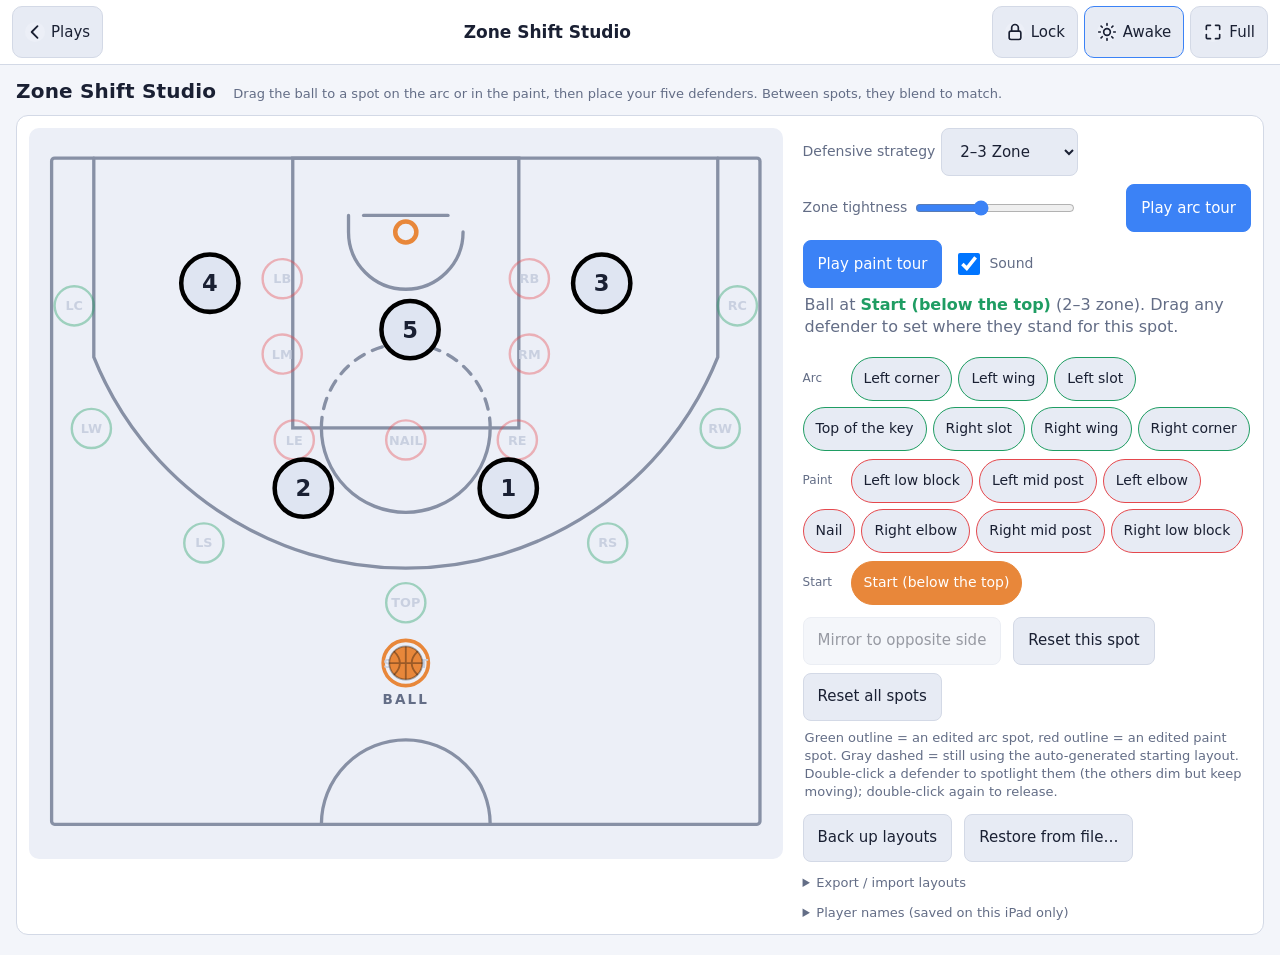
<file: plays/zone-shift-studio.html>
<!doctype html>
<html lang="en">
<head>
<meta charset="utf-8">
<meta name="viewport" content="width=device-width, initial-scale=1, viewport-fit=cover">
<title>Zone Shift Studio</title>
<link rel="manifest" href="../manifest.webmanifest">
<meta name="apple-mobile-web-app-capable" content="yes">
<meta name="mobile-web-app-capable" content="yes">
<meta name="apple-mobile-web-app-status-bar-style" content="black-translucent">
<meta name="apple-mobile-web-app-title" content="Baller's Book">
<meta name="theme-color" content="#f3f5fa" media="(prefers-color-scheme: light)">
<meta name="theme-color" content="#0d1119" media="(prefers-color-scheme: dark)">
<link rel="apple-touch-icon" href="../icons/apple-touch-icon.png">
<link rel="icon" type="image/png" href="../icons/favicon-32.png">
<script src="zone-layouts.default.js"></script>
<style>
:root{
  --bg:#f3f5fa; --panel:#ffffff; --court:#eceff7; --line:#8892ab; --text:#1a2033; --muted:#636d86;
  --cline:#8790a5; --stnline:#c9d0e0; --border:#d3d9e6; --accent:#e8873a; --blue:#3b82f6; --pfill:#dfe5f2; --good:#1f9d63; --btn:#e7ebf4;
  box-sizing:border-box;
  padding-top:env(safe-area-inset-top,0px); padding-bottom:env(safe-area-inset-bottom,0px);
}
@media (prefers-color-scheme: dark){
  :root:not([data-theme="light"]){
    color-scheme:dark;
    --cline:#566078; --stnline:#394360;
    --bg:#0d1119; --panel:#161b28; --court:#1a2030; --line:#5d6885; --text:#e6eaf3; --muted:#8e98b2;
    --border:#2a3249; --accent:#f0924a; --blue:#4d8ff7; --pfill:#242c42; --good:#46c487; --btn:#222a40;
  }
}
:root[data-theme="dark"]{
  color-scheme:dark;
  --cline:#566078; --stnline:#394360;
  --bg:#0d1119; --panel:#161b28; --court:#1a2030; --line:#5d6885; --text:#e6eaf3; --muted:#8e98b2;
  --border:#2a3249; --accent:#f0924a; --blue:#4d8ff7; --pfill:#242c42; --good:#46c487; --btn:#222a40;
}
html{scroll-padding-top:env(safe-area-inset-top,0px)}
*{box-sizing:border-box}
body{margin:0;background:var(--bg);color:var(--text);font-family:"Segoe UI",system-ui,-apple-system,Roboto,sans-serif;line-height:1.4}
.wrap{max-width:760px;margin:0 auto;padding:16px 14px 28px}
h1{font-size:20px;margin:0 0 2px;font-weight:650;letter-spacing:.2px}
.sub{color:var(--muted);font-size:13px;margin:0 0 12px}
.card{background:var(--panel);border:1px solid var(--border);border-radius:12px;padding:12px}
.bar{display:flex;flex-wrap:wrap;gap:8px 12px;align-items:center;margin-bottom:10px}
.bar label{font-size:12px;color:var(--muted);display:flex;align-items:center;gap:6px}
select,button,textarea{font:inherit;color:var(--text)}
select{background:var(--btn);border:1px solid var(--border);border-radius:8px;padding:6px 8px;font-size:14px}
button{background:var(--btn);border:1px solid var(--border);border-radius:8px;padding:6px 11px;font-size:13px;cursor:pointer}
button:hover:not(:disabled){border-color:var(--blue)}
button:disabled{opacity:.45;cursor:not-allowed}
button.primary{background:var(--blue);border-color:var(--blue);color:#fff}
input[type=range]{width:110px;accent-color:var(--blue)}
.spacer{flex:1}
.status{font-size:13px;min-height:20px;margin:0 2px 8px;color:var(--muted)}
.status b{color:var(--text);font-weight:600}
.status.ok b{color:var(--good)}
svg{display:block;width:100%;height:auto;touch-action:none;user-select:none;-webkit-user-select:none;border-radius:10px;background:var(--court)}
.ln{fill:none;stroke:var(--cline);stroke-width:2.2;stroke-linecap:round}
.dash{stroke-dasharray:7 6}
.rim{fill:none;stroke:var(--accent);stroke-width:3}
.stn{fill:transparent;pointer-events:all;stroke:var(--stnline);stroke-width:1.6;stroke-dasharray:3 3;cursor:pointer}
.stn-g:hover .stn{stroke:var(--blue)}
.stn-g.edited .stn{stroke:var(--good);stroke-dasharray:none;stroke-opacity:.38}
.stn-g.edited.inside .stn{stroke:#e5484d}
.stn-g.active.active.active .stn{stroke:var(--accent);stroke-opacity:1;stroke-dasharray:none;stroke-width:2.4}
.stn-t{fill:var(--stnline);font-size:8.5px;font-weight:600;text-anchor:middle;pointer-events:none}
.pl-c{fill:var(--pfill);stroke:#000;stroke-width:3}
.pl-i{font-size:15px;font-weight:700;text-anchor:middle;dominant-baseline:central;pointer-events:none;fill:var(--text)}
.pl-n{fill:var(--text);font-size:9px;font-weight:600;letter-spacing:.9px;text-anchor:middle;text-transform:uppercase;pointer-events:none}
.pl-b{fill:var(--blue)}
.pl-bt{fill:#fff;font-size:9px;font-weight:700;text-anchor:middle;dominant-baseline:central;pointer-events:none}
.pl-g.canedit{cursor:grab}
.pl-g.dragging{cursor:grabbing}
.pl-g{transition:opacity .2s}
.pl-g.dim{opacity:.28}
.pl-g.hl .pl-c{fill:#ffd400}
.pl-g.hl .pl-i{fill:#111}
.ball-c{fill:var(--accent);stroke:#00000055;stroke-width:1.2}
.ball-s{fill:none;stroke:#00000055;stroke-width:1.2}
.ball-l{fill:var(--muted);font-size:9px;font-weight:600;letter-spacing:1.4px;text-anchor:middle;pointer-events:none}
.ball-g{cursor:grab}
.chips{display:flex;flex-wrap:wrap;gap:6px;margin-top:10px}
.chip{font-size:12px;padding:4px 9px;border-radius:999px}
.chip.edited{border-color:var(--good)}
.chip.edited.inside{border-color:#e5484d}
.chip.active{background:var(--accent);border-color:var(--accent);color:#fff}
.chip.active.inside{border-color:var(--accent)}
.legend{font-size:12px;color:var(--muted);margin:8px 2px 0}
details{margin-top:12px}
summary{cursor:pointer;font-size:13px;color:var(--muted)}
textarea{width:100%;height:110px;margin-top:8px;background:var(--btn);border:1px solid var(--border);border-radius:8px;padding:8px;font-family:ui-monospace,Consolas,monospace;font-size:11px}
@media (prefers-reduced-motion: reduce){ *{scroll-behavior:auto} }
/* Baller's Book additions */
.names{display:grid;grid-template-columns:repeat(auto-fill,minmax(150px,1fr));gap:8px;margin-top:8px}
.names label{display:flex;align-items:center;gap:8px;font-size:13px;color:var(--muted)}
.names input{font:inherit;font-size:15px;color:var(--text);background:var(--btn);border:1px solid var(--border);border-radius:8px;padding:6px 8px;width:100%;min-width:0}
.names .sw{width:14px;height:14px;border-radius:50%;flex-shrink:0;border:2px solid}
#court{-webkit-touch-callout:none}
body.bb-locked #mirror,body.bb-locked #resetSpot,body.bb-locked #resetAll,body.bb-locked .edit-only{display:none}
</style>
<link rel="stylesheet" href="../shared/shell.css">
<script src="../shared/shell.js" defer></script>
</head>
<body data-bb-play="zone-shift-studio" data-bb-title="Zone Shift Studio" data-bb-lock>
<div class="wrap">
  <h1>Zone Shift Studio</h1>
  <p class="sub">Drag the ball to a spot on the arc or in the paint, then place your five defenders. Between spots, they blend to match.</p>

  <div class="card">
    <div class="bar">
      <label>Defensive strategy
        <select id="strat">
          <option value="2-3">2–3 Zone</option>
          <option value="3-2">3–2 Zone</option>
          <option value="1-3-1">1–3–1 Zone</option>
          <option value="2-1-2">2–1–2 Zone</option>
        </select>
      </label>
      <label>Zone tightness <input type="range" id="tight" min="1" max="6" step="0.5" value="3"></label>
      <span class="spacer"></span>
      <button id="tour" class="primary">Play arc tour</button>
      <button id="tour2" class="primary">Play paint tour</button>
      <label><input type="checkbox" id="snd" checked> Sound</label>
    </div>

    <div class="status" id="status"></div>

    <svg id="court" viewBox="0 0 500 485" role="application" aria-label="Half court with draggable ball and five defenders">
      <g id="lines"></g>
      <g id="stns"></g>
      <g id="pls"></g>
      <g id="ballLayer"></g>
    </svg>

    <div class="chips" id="chips"></div>

    <div class="bar" style="margin:12px 0 0">
      <button id="mirror">Mirror to opposite side</button>
      <button id="resetSpot">Reset this spot</button>
      <button id="resetAll">Reset all spots</button>
    </div>
    <p class="legend">Green outline = an edited arc spot, red outline = an edited paint spot. Gray dashed = still using the auto-generated starting layout. Double-click a defender to spotlight them (the others dim but keep moving); double-click again to release.</p>

    <div class="bar edit-only" style="margin:12px 0 0">
      <button id="backup">Back up layouts</button>
      <button id="impFile">Restore from file…</button>
      <input type="file" id="impFileIn" accept=".json,.txt,application/json,text/plain" hidden>
    </div>

    <details class="edit-only">
      <summary>Export / import layouts</summary>
      <textarea id="json" spellcheck="false"></textarea>
      <div class="bar" style="margin-top:8px">
        <button id="exp">Show current layouts</button>
        <button id="imp">Load from text</button>
      </div>
    </details>

    <details class="edit-only">
      <summary>Player names (saved on this iPad only)</summary>
      <div class="names" id="names"></div>
      <div class="bar" style="margin-top:8px">
        <button id="namesSave">Save names</button>
        <span class="legend" style="margin:0">Names stay on this device and are never part of the app or a backup.</span>
      </div>
    </details>
  </div>
</div>

<script>
(function(){
const NS='http://www.w3.org/2000/svg';
const COURT={x0:15,x1:485,y0:20,y1:462};
const BASKET={x:250,y:69};
const SNAP=26;

// Player names are never in the published app: they live only in this device's storage
// (Player names panel). Without a name, a defender shows their number and no name label.
const NAMES_KEY='ballersBook.zoneNames';
const LOCAL_NAMES=(()=>{try{const n=JSON.parse(localStorage.getItem(NAMES_KEY));return Array.isArray(n)?n:[];}catch(e){return [];}})();
const PLAYERS=[
  {num:1,color:'#d9a066'},
  {num:3,color:'#e07a8a'},
  {num:2,color:'#5bc4c0'},
  {num:5,color:'#9a6fd8'},
  {num:4,color:'#e8908a'}
].map((p,i)=>{const name=String(LOCAL_NAMES[i]||'').trim().slice(0,14);return Object.assign(p,{name,init:name?name[0].toUpperCase():String(p.num)});});
// base shapes, in PLAYERS order (#1, #3, #2, #5, #4)
const BASES={
  '2-3':  [{x:318,y:239},{x:380,y:103},{x:182,y:239},{x:250,y:90},{x:120,y:103}],
  '3-2':  [{x:350,y:225},{x:250,y:262},{x:150,y:225},{x:315,y:110},{x:185,y:110}],
  '1-3-1':[{x:250,y:270},{x:360,y:170},{x:140,y:170},{x:250,y:92},{x:250,y:160}],
  '2-1-2':[{x:315,y:240},{x:250,y:170},{x:185,y:240},{x:335,y:100},{x:165,y:100}]
};
const NAMES={'2-3':'2–3 zone','3-2':'3–2 zone','1-3-1':'1–3–1 zone','2-1-2':'2–1–2 zone'};

// ball stations
const pol=(deg,R=246)=>{const r=deg*Math.PI/180;return [Math.sin(r)*R,Math.cos(r)*R];};
const [sdx,sdy]=pol(33), [wdx,wdy]=pol(58);
const STATIONS=[
  {id:'LC',name:'Left corner', short:'LC',x:30,y:118,mirror:'RC'},
  {id:'LW',name:'Left wing',   short:'LW',x:250-wdx,y:BASKET.y+wdy,mirror:'RW'},
  {id:'LS',name:'Left slot',   short:'LS',x:250-sdx,y:BASKET.y+sdy,mirror:'RS'},
  {id:'T', name:'Top of the key',short:'TOP',x:250,y:BASKET.y+246,mirror:null},
  {id:'RS',name:'Right slot',  short:'RS',x:250+sdx,y:BASKET.y+sdy,mirror:'LS'},
  {id:'RW',name:'Right wing',  short:'RW',x:250+wdx,y:BASKET.y+wdy,mirror:'LW'},
  {id:'RC',name:'Right corner',short:'RC',x:470,y:118,mirror:'LC'},
  // paint / penetration spots (inside the arc)
  {id:'LB',name:'Left low block',short:'LB',x:168,y:100,mirror:'RB',inside:true},
  {id:'LM',name:'Left mid post',short:'LM',x:168,y:150,mirror:'RM',inside:true},
  {id:'LE',name:'Left elbow',short:'LE',x:176,y:207,mirror:'RE',inside:true},
  {id:'N', name:'Nail',short:'NAIL',x:250,y:207,mirror:null,inside:true},
  {id:'RE',name:'Right elbow',short:'RE',x:324,y:207,mirror:'LE',inside:true},
  {id:'RM',name:'Right mid post',short:'RM',x:332,y:150,mirror:'LM',inside:true},
  {id:'RB',name:'Right low block',short:'RB',x:332,y:100,mirror:'LB',inside:true},
  {id:'H', name:'Start (below the top)',short:'START',x:250,y:355,mirror:null}
];
const ARC_IDS=['LC','LW','LS','T','RS','RW','RC'];
const PAINT_IDS=['LB','LM','LE','N','RE','RM','RB'];
const ST=Object.fromEntries(STATIONS.map(s=>[s.id,s]));

// ---------- state ----------
let strat='2-3', tight=3;
let L={}, E={};          // L[strat][id] = [{x,y}*5]; E[strat][id] = true when edited
let ball={x:ST.H.x,y:ST.H.y};
let snapId='H';
let P=[];                // displayed player positions
let drag=null, anim=null, flash='';
let lastTap={i:-1,t:0};
const hl=new Set();

function clamp(v,a,b){return Math.max(a,Math.min(b,v));}
function makeDefault(sid){
  const s=ST[sid], base=BASES[strat];
  if(sid==='H') return base.map(p=>({x:p.x,y:p.y}));
  return base.map(p=>{
    const dist=Math.hypot(s.x-p.x,s.y-p.y);
    const f=0.3+0.7*Math.exp(-dist*dist/(2*170*170));
    const pull=s.inside?0.5:0.2;
    return {
      x:clamp(p.x+(s.x-250)*0.32+(s.x-p.x)*f*pull,35,465),
      y:clamp(p.y+(s.y-p.y)*f*pull,40,400)
    };
  });
}
function layout(sid){
  L[strat]=L[strat]||{};
  if(!L[strat][sid]) L[strat][sid]=makeDefault(sid);
  return L[strat][sid];
}
function isEdited(sid){return !!(E[strat]&&E[strat][sid]);}
function markEdited(sid){E[strat]=E[strat]||{};E[strat][sid]=true;}

function target(b){
  let exact=null, ws=[], sum=0;
  for(const s of STATIONS){
    const d=Math.hypot(b.x-s.x,b.y-s.y);
    if(d<0.75){exact=s;break;}
    const w=1/Math.pow(d,tight); ws.push([s,w]); sum+=w;
  }
  if(exact) return layout(exact.id).map(p=>({x:p.x,y:p.y}));
  const out=PLAYERS.map(()=>({x:0,y:0}));
  for(const [s,w] of ws){
    const lay=layout(s.id), k=w/sum;
    for(let i=0;i<5;i++){out[i].x+=lay[i].x*k;out[i].y+=lay[i].y*k;}
  }
  return out;
}
function stationAt(b,r){
  let best=null,bd=r;
  for(const s of STATIONS){const d=Math.hypot(b.x-s.x,b.y-s.y);if(d<=bd){bd=d;best=s;}}
  return best?best.id:null;
}
function mirrorIdx(){
  const base=BASES[strat];
  return base.map(p=>{
    let bj=0,bd=1e9;
    base.forEach((q,j)=>{const d=Math.hypot(500-p.x-q.x,p.y-q.y);if(d<bd){bd=d;bj=j;}});
    return bj;
  });
}

// ---------- persistence ----------
const KEY='zoneShiftStudio.v1';
function save(){
  try{localStorage.setItem(KEY,JSON.stringify({strat,tight,L,E}));}catch(e){}
}
function load(){
  try{
    const raw=localStorage.getItem(KEY); if(!raw) return;
    const d=JSON.parse(raw);
    if(d.L) L=d.L; if(d.E) E=d.E;
    if(d.strat&&BASES[d.strat]) strat=d.strat;
    if(typeof d.tight==='number') tight=d.tight;
  }catch(e){}
}

// ---------- drawing ----------
const $=id=>document.getElementById(id);
const svg=$('court');
function el(tag,attrs,parent){
  const e=document.createElementNS(NS,tag);
  for(const k in attrs) e.setAttribute(k,attrs[k]);
  if(parent) parent.appendChild(e);
  return e;
}
function drawCourt(){
  const g=$('lines');
  el('rect',{x:15,y:20,width:470,height:442,class:'ln',rx:2},g);
  el('rect',{x:175,y:20,width:150,height:179,class:'ln'},g);
  el('path',{d:'M194 199 A56 56 0 0 0 306 199',class:'ln'},g);
  el('path',{d:'M194 199 A56 56 0 0 1 306 199',class:'ln dash'},g);
  el('path',{d:'M43 20 L43 152 A223 223 0 0 0 457 152 L457 20',class:'ln'},g);
  el('path',{d:'M212 69 A38 38 0 0 0 288 69 M212 58 L212 69',class:'ln'},g);
  el('path',{d:'M194 462 A56 56 0 0 1 306 462',class:'ln'},g);
  el('line',{x1:222,y1:58,x2:278,y2:58,class:'ln'},g);
  el('circle',{cx:250,cy:69,r:7,class:'rim'},g);
}
const stnEls={};
function drawStations(){
  const g=$('stns');
  for(const s of STATIONS){
    const gg=el('g',{class:'stn-g'+(s.inside?' inside':'')},g);
    el('circle',{cx:s.x,cy:s.y,r:21,fill:'transparent',style:'cursor:pointer'},gg);
    el('circle',{cx:s.x,cy:s.y,r:s.id==='H'?15:13,class:'stn'},gg);
    const t=el('text',{x:s.x,y:s.y+3,class:'stn-t'},gg); t.textContent=s.short;
    gg.addEventListener('click',()=>{ if(drag) return; goTo([s]); });
    stnEls[s.id]=gg;
  }
}
const plEls=[];
function drawPlayers(){
  const g=$('pls');
  PLAYERS.forEach((p,i)=>{
    const gg=el('g',{class:'pl-g'},g);
    const c=el('circle',{r:19,class:'pl-c',stroke:p.color},gg);
    const t=el('text',{class:'pl-i'},gg); t.textContent=p.init;
    if(p.name){
      el('circle',{cx:14,cy:-14,r:8,class:'pl-b'},gg);
      const bt=el('text',{x:14,y:-14,class:'pl-bt'},gg); bt.textContent=p.num;
    }
    const n=el('text',{y:34,class:'pl-n'},gg); n.textContent=p.name;
    gg.addEventListener('pointerdown',e=>{
      e.preventDefault();
      const now=performance.now();
      if(lastTap.i===i&&now-lastTap.t<350){ lastTap={i:-1,t:0}; toggleHL(i); drag=null; return; }
      lastTap={i,t:now};
      if(document.body.classList.contains('bb-locked')){ drag=null; return; }
      if(!snapId||anim){ drag={type:'locked',x:e.clientX,y:e.clientY,warned:false}; return; }
      drag={type:'player',i,sid:snapId};
      gg.classList.add('dragging');
    });
    plEls.push(gg);
  });
}
let ballG;
function drawBall(){
  const g=$('ballLayer');
  ballG=el('g',{class:'ball-g'},g);
  el('circle',{r:11,class:'ball-c'},ballG);
  el('path',{d:'M-11 0 H11 M0 -11 V11 M-7.8 -7.8 Q0 0 -7.8 7.8 M7.8 -7.8 Q0 0 7.8 7.8',class:'ball-s'},ballG);
  const t=el('text',{y:27,class:'ball-l'},ballG); t.textContent='BALL';
  el('circle',{r:22,fill:'transparent'},ballG); // bigger grab target
  ballG.addEventListener('pointerdown',e=>{
    e.preventDefault();
    anim=null; setTourBtn();
    const p=toSvg(e);
    drag={type:'ball',ox:ball.x-p.x,oy:ball.y-p.y};
  });
}
function toSvg(e){
  const pt=svg.createSVGPoint(); pt.x=e.clientX; pt.y=e.clientY;
  const m=svg.getScreenCTM().inverse(); const r=pt.matrixTransform(m);
  return {x:r.x,y:r.y};
}

window.addEventListener('pointermove',e=>{
  if(!drag) return;
  if(drag.type==='locked'){
    if(!drag.warned&&Math.hypot(e.clientX-drag.x,e.clientY-drag.y)>6){
      drag.warned=true;
      flashMsg('Drop the ball on a spot first — then you can move defenders for that spot.');
    }
    return;
  }
  const p=toSvg(e);
  if(drag.type==='ball'){
    const b={x:clamp(p.x+drag.ox,COURT.x0+8,COURT.x1-8),y:clamp(p.y+drag.oy,COURT.y0+8,COURT.y1-8)};
    const sid=stationAt(b,SNAP);
    if(sid){
      if(sid!==snapId) beep();
      ball.x=ST[sid].x;ball.y=ST[sid].y;snapId=sid;
    }
    else{ball.x=b.x;ball.y=b.y;snapId=null;}
    refreshUI();
  }else if(drag.type==='player'){
    const q={x:clamp(p.x,COURT.x0+16,COURT.x1-16),y:clamp(p.y,COURT.y0+10,COURT.y1-22)};
    layout(drag.sid)[drag.i]={x:q.x,y:q.y};
    P[drag.i]={x:q.x,y:q.y};
    markEdited(drag.sid);
  }
});
function endDrag(){
  if(!drag) return;
  if(drag.type==='player'){plEls[drag.i].classList.remove('dragging');save();}
  else save();
  drag=null; refreshUI();
}
window.addEventListener('pointerup',endDrag);
window.addEventListener('pointercancel',endDrag);

// ---------- ball animation ----------
function segDur(a,b,tour){return Math.max(450,Math.hypot(a.x-b.x,a.y-b.y)*5)*(tour?1.5:1);}
function goTo(pts,tour){
  if(!pts.length) return;
  if(!tour&&!anim&&pts.length===1&&snapId&&Math.hypot(ball.x-pts[0].x,ball.y-pts[0].y)<1) return;
  anim={pts:pts.map(p=>({x:p.x,y:p.y})),i:0,from:{x:ball.x,y:ball.y},segStart:performance.now(),hold:false,tour:tour||false};
  anim.dur=segDur(anim.from,anim.pts[0],tour);
  snapId=null; setTourBtn(); refreshUI();
}
function stepAnim(now){
  const a=anim; if(!a) return;
  if(a.hold){
    if(now-a.holdStart>=500){
      a.hold=false;a.i++;a.from={x:ball.x,y:ball.y};a.segStart=now;a.dur=segDur(a.from,a.pts[a.i],a.tour);
      snapId=null; refreshUI();
    }
    return;
  }
  const k=clamp((now-a.segStart)/a.dur,0,1);
  const e=k<.5?2*k*k:1-Math.pow(-2*k+2,2)/2;
  const to=a.pts[a.i];
  ball.x=a.from.x+(to.x-a.from.x)*e; ball.y=a.from.y+(to.y-a.from.y)*e;
  if(k>=1){
    ball.x=to.x;ball.y=to.y;
    snapId=stationAt(ball,1);
    if(snapId) beep();
    if(a.i>=a.pts.length-1){anim=null;setTourBtn();}
    else if(a.tour){a.hold=true;a.holdStart=now;}
    else {a.i++;a.from={x:ball.x,y:ball.y};a.segStart=now;a.dur=segDur(a.from,a.pts[a.i]);}
    refreshUI();
  }
}
const TOURS={
  arc:['T','RS','RW','RC','RW','RS','T','LS','LW','LC','LW','LS','T','H'],
  paint:['T','N','RE','RM','RB','RM','RE','N','LE','LM','LB','LM','LE','N','T','H']
};
function setTourBtn(){
  $('tour').textContent=(anim&&anim.tour==='arc')?'Stop arc tour':'Play arc tour';
  $('tour2').textContent=(anim&&anim.tour==='paint')?'Stop paint tour':'Play paint tour';
}

// ---------- UI ----------
function flashMsg(m){flash=m;refreshUI();clearTimeout(flashMsg.t);flashMsg.t=setTimeout(()=>{flash='';refreshUI();},3200);}
function buildChips(){
  const c=$('chips'); c.innerHTML='';
  c.style.flexDirection='column'; c.style.gap='8px';
  [['Arc',ARC_IDS],['Paint',PAINT_IDS],['Start',['H']]].forEach(([label,ids])=>{
    const row=document.createElement('div');
    row.style.cssText='display:flex;flex-wrap:wrap;gap:6px;align-items:center';
    const lb=document.createElement('span');
    lb.textContent=label; lb.style.cssText='font-size:12px;color:var(--muted);width:42px';
    row.appendChild(lb);
    ids.forEach(id=>{
      const s=ST[id];
      const b=document.createElement('button');
      b.className='chip'+(s.inside?' inside':''); b.dataset.id=s.id; b.textContent=s.name;
      b.addEventListener('click',()=>goTo([s]));
      row.appendChild(b);
    });
    c.appendChild(row);
  });
}
function refreshUI(){
  for(const s of STATIONS){
    const g=stnEls[s.id];
    g.classList.toggle('edited',isEdited(s.id));
    g.classList.toggle('active',snapId===s.id);
  }
  document.querySelectorAll('.chip').forEach(b=>{
    b.classList.toggle('edited',isEdited(b.dataset.id));
    b.classList.toggle('active',snapId===b.dataset.id);
  });
  plEls.forEach(g=>g.classList.toggle('canedit',!!snapId&&!anim));
  const st=$('status');
  if(flash){st.className='status';st.textContent=flash;}
  else if(snapId){
    st.className='status ok';
    st.innerHTML='Ball at <b>'+ST[snapId].name+'</b> ('+NAMES[strat]+').'+(document.body.classList.contains('bb-locked')?'':' Drag any defender to set where they stand for this spot.');
  }else{
    st.className='status';
    st.textContent=anim&&anim.tour?'Touring — watch the zone slide with the ball.':'Between spots — defenders are blending the saved layouts. Release near a spot to lock in and edit.';
  }
  const m=snapId&&ST[snapId].mirror;
  $('mirror').disabled=!m;
  $('resetSpot').disabled=!snapId;
}

$('strat').addEventListener('change',e=>{strat=e.target.value;save();refreshUI();});
$('tight').addEventListener('input',e=>{tight=parseFloat(e.target.value);save();});
let actx=null;
function getCtx(){
  try{
    actx=actx||new (window.AudioContext||window.webkitAudioContext)();
    if(actx.state==='suspended') actx.resume();
  }catch(e){}
  return actx;
}
function beep(){
  const sw=$('snd'); if(sw&&!sw.checked) return;
  try{
    const c=getCtx(); if(!c) return;
    const t=c.currentTime, o=c.createOscillator(), g=c.createGain();
    o.type='sine'; o.frequency.value=720;
    g.gain.setValueAtTime(0.0001,t);
    g.gain.exponentialRampToValueAtTime(0.06,t+0.01);
    g.gain.exponentialRampToValueAtTime(0.0001,t+0.16);
    o.connect(g); g.connect(c.destination);
    o.start(t); o.stop(t+0.18);
  }catch(e){}
}
function applyHL(){
  plEls.forEach((g,j)=>{
    g.classList.toggle('hl',hl.has(j));
    g.classList.toggle('dim',hl.size>0&&!hl.has(j));
  });
}
function toggleHL(i){
  if(hl.has(i)) hl.delete(i); else hl.add(i);
  applyHL();
}
function runTour(name){
  getCtx();
  if(anim&&anim.tour){anim=null;setTourBtn();refreshUI();return;}
  goTo(TOURS[name].map(id=>ST[id]),name);
}
$('tour').addEventListener('click',()=>runTour('arc'));
$('tour2').addEventListener('click',()=>runTour('paint'));
$('mirror').addEventListener('click',()=>{
  const m=snapId&&ST[snapId].mirror; if(!m) return;
  const src=layout(snapId), idx=mirrorIdx(), out=[];
  for(let i=0;i<5;i++) out[idx[i]]={x:500-src[i].x,y:src[i].y};
  L[strat][m]=out; markEdited(m); save();
  flashMsg('Mirrored '+ST[snapId].name.toLowerCase()+' → '+ST[m].name.toLowerCase()+'. Tap the spot to check it.');
});
$('resetSpot').addEventListener('click',()=>{
  if(!snapId) return;
  if(L[strat]) delete L[strat][snapId];
  if(E[strat]) delete E[strat][snapId];
  save(); refreshUI();
});
$('resetAll').addEventListener('click',()=>{
  if(!confirm('Reset all '+NAMES[strat]+' spots to the starting layout? Your edits for this zone will be lost. (Back up layouts first if unsure.)')) return;
  L[strat]={}; E[strat]={}; save(); refreshUI();
  flashMsg('All '+NAMES[strat]+' spots reset to the starting layout.');
});
$('exp').addEventListener('click',()=>{
  const out={}; out.strategy=strat; out.layouts=L; out.edited=E;
  $('json').value=JSON.stringify(out);
});
$('imp').addEventListener('click',()=>{
  try{
    const d=JSON.parse($('json').value);
    if(d.layouts) L=d.layouts; if(d.edited) E=d.edited;
    if(d.strategy&&BASES[d.strategy]){strat=d.strategy;$('strat').value=strat;}
    save(); refreshUI(); flashMsg('Layouts loaded.');
  }catch(err){flashMsg('Couldn’t read that text. Paste the full export and try again.');}
});

// ---------- Baller's Book: backup, restore from file, local names ----------
$('backup').addEventListener('click',async()=>{
  $('exp').click();
  const text=$('json').value, d=new Date();
  const fname='zone-layouts-'+d.getFullYear()+'-'+String(d.getMonth()+1).padStart(2,'0')+'-'+String(d.getDate()).padStart(2,'0')+'.json';
  let copied=false;
  try{await navigator.clipboard.writeText(text);copied=true;}catch(e){}
  const file=new File([text],fname,{type:'application/json'});
  try{
    if(navigator.canShare&&navigator.canShare({files:[file]})){
      await navigator.share({files:[file],title:'Zone layouts backup'});
      flashMsg((copied?'Copied to the clipboard and ':'')+'shared '+fname+'.');
      return;
    }
  }catch(e){ if(e&&e.name==='AbortError'){flashMsg(copied?'Backup copied to the clipboard.':'Backup cancelled.');return;} }
  try{
    const a=document.createElement('a');a.href=URL.createObjectURL(file);a.download=fname;
    document.body.appendChild(a);a.click();a.remove();setTimeout(()=>URL.revokeObjectURL(a.href),4000);
    flashMsg((copied?'Copied to the clipboard and saved ':'Saved ')+fname+'.');
  }catch(e){flashMsg(copied?'Backup copied to the clipboard.':'Couldn’t back up here. Use Export / import, then Show current layouts.');}
});
$('impFile').addEventListener('click',()=>$('impFileIn').click());
$('impFileIn').addEventListener('change',async e=>{
  const f=e.target.files&&e.target.files[0]; e.target.value=''; if(!f) return;
  if(!confirm('Replace all saved layouts with the ones in '+f.name+'?')) return;
  try{$('json').value=await f.text();$('imp').click();}catch(err){flashMsg('Couldn’t read that file.');}
});
(function namesPanel(){
  const box=$('names');
  PLAYERS.forEach((p,i)=>{
    const lb=document.createElement('label');
    const sw=document.createElement('span');sw.className='sw';sw.style.borderColor=p.color;
    const inp=document.createElement('input');inp.type='text';inp.maxLength=14;inp.autocomplete='off';inp.spellcheck=false;
    inp.placeholder='#'+p.num;inp.value=p.name;inp.setAttribute('aria-label','Name for defender number '+p.num);
    lb.append(sw,'#'+p.num,inp);box.appendChild(lb);
  });
  $('namesSave').addEventListener('click',()=>{
    const names=[...box.querySelectorAll('input')].map(x=>x.value.trim());
    try{
      if(names.some(Boolean)) localStorage.setItem(NAMES_KEY,JSON.stringify(names)); else localStorage.removeItem(NAMES_KEY);
    }catch(e){}
    location.reload();
  });
})();

// ---------- main loop ----------
let last=performance.now();
function frame(now){
  const dt=Math.min(0.05,(now-last)/1000); last=now;
  stepAnim(now);
  const tg=target(ball), k=1-Math.exp(-dt*11);
  for(let i=0;i<5;i++){
    if(drag&&drag.type==='player'&&drag.i===i) continue;
    P[i].x+=(tg[i].x-P[i].x)*k; P[i].y+=(tg[i].y-P[i].y)*k;
    if(Math.abs(tg[i].x-P[i].x)<0.05) P[i].x=tg[i].x;
    if(Math.abs(tg[i].y-P[i].y)<0.05) P[i].y=tg[i].y;
  }
  plEls.forEach((g,i)=>g.setAttribute('transform','translate('+P[i].x.toFixed(2)+' '+P[i].y.toFixed(2)+')'));
  ballG.setAttribute('transform','translate('+ball.x.toFixed(2)+' '+ball.y.toFixed(2)+')');
  requestAnimationFrame(frame);
}

load();
$('strat').value=strat; $('tight').value=tight;
drawCourt(); drawStations(); drawPlayers(); drawBall(); buildChips();
P=layout('H').map(p=>({x:p.x,y:p.y}));
refreshUI();
requestAnimationFrame(frame);
})();
</script>
</body>
</html>
</file>
<file: shared/shell.css>
/* Baller's Book shell: top bar + app-wide touch rules, shared by the home screen and every play.
   Plays define their own color tokens; the --bb-* tokens map onto whichever set a page uses
   (offense plays: --page/--surface-1/--text-primary..., Zone Shift Studio: --bg/--panel/--text...). */
:root{
  --bb-bar-bg:var(--surface-1,var(--panel,#fff));
  --bb-text:var(--text-primary,var(--text,#14202B));
  --bb-muted:var(--text-secondary,var(--muted,#5B6772));
  --bb-line:var(--border,#D8DEE4);
  --bb-btn-border:var(--border-strong,var(--border,#B3BCC5));
  --bb-btn-bg:var(--surface-1,var(--btn,#fff));
  --bb-on-bg:var(--bg-accent,var(--btn,#E6F1FB));
  --bb-on-border:var(--border-accent,var(--blue,#185FA5));
  --bb-on-text:var(--text-accent,var(--text,#0C447C));
  --bb-tap:44px;
}
@media (min-width:700px){:root{--bb-tap:52px}}

/* stop double-tap zoom on controls without disabling pinch zoom */
button,a,select,input,label,summary{touch-action:manipulation}
html{-webkit-tap-highlight-color:transparent}

.bb-bar{
  position:sticky;top:0;z-index:50;
  display:flex;align-items:center;gap:8px;
  margin-top:calc(-1 * env(safe-area-inset-top,0px));
  padding:calc(6px + env(safe-area-inset-top,0px)) max(12px,env(safe-area-inset-right,0px)) 6px max(12px,env(safe-area-inset-left,0px));
  background:var(--bb-bar-bg);color:var(--bb-text);
  border-bottom:1px solid var(--bb-line);
  font-family:system-ui,-apple-system,"Segoe UI",Roboto,"Helvetica Neue",Arial,sans-serif;
  line-height:1.2;
}
.bb-title{flex:1;min-width:0;font-size:17px;font-weight:600;white-space:nowrap;overflow:hidden;text-overflow:ellipsis;text-align:center}
.bb-actions{display:flex;gap:6px;flex-shrink:0}
.bb-btn{
  font:inherit;font-size:15px;font-weight:500;
  display:inline-flex;align-items:center;justify-content:center;gap:6px;
  min-height:var(--bb-tap);min-width:var(--bb-tap);padding:0 12px;
  background:var(--bb-btn-bg);color:var(--bb-text);
  border:1px solid var(--bb-btn-border);border-radius:10px;
  text-decoration:none;cursor:pointer;
}
.bb-btn svg{width:20px;height:20px;flex-shrink:0}
.bb-btn[aria-pressed="true"]{background:var(--bb-on-bg);border-color:var(--bb-on-border);color:var(--bb-on-text)}
.bb-btn:focus-visible{outline:2px solid var(--bb-on-border);outline-offset:2px}
.bb-btn[hidden]{display:none}
.bb-back{flex-shrink:0}
/* icon-only on narrow screens */
@media (max-width:560px){.bb-btn .bb-lbl{display:none}.bb-btn{padding:0 10px}}

/* ---------- iPad layout pass ----------
   shell.js sets --bb-bar-h (measured top bar height) and --bb-ar (court viewBox width/height).
   Selectors key off page structure, not play names, so new plays built the same way get it free.
   Offense-style plays: .wrap > .court > svg.  Zone Shift Studio: .wrap > .card > svg#court. */
:root{--bb-court-max-h:calc(100dvh - var(--bb-bar-h,65px) - env(safe-area-inset-bottom,0px))}

@media (min-width:700px){
  .wrap:has(> .court){max-width:760px}
  .wrap:has(> .court) #cap{font-size:19px;line-height:1.45;min-height:84px}
  .wrap:has(> .court) .btn{min-height:56px;font-size:16px;padding:12px 18px}
  .wrap:has(> .court) .hd{font-size:15px;margin:10px 0 8px}
  .wrap:has(> .court) .note{font-size:14px}
  .wrap:has(> .card #court){max-width:900px}
  .card:has(#court) button,.card:has(#court) select{min-height:48px;font-size:15px;padding:8px 14px}
  .card:has(#court) .chip{min-height:44px;font-size:14px;padding:6px 12px}
  .card:has(#court) .bar label{font-size:14px}
  .card:has(#court) input[type=range]{width:160px;height:32px}
  .card:has(#court) input[type=checkbox]{width:22px;height:22px}
  .card:has(#court) .status{font-size:16px;min-height:24px}
  .card:has(#court) .legend{font-size:13px}
}

/* landscape tablet: court left (as tall as the screen allows), controls + caption right */
@media (orientation:landscape) and (min-width:900px) and (min-height:600px){
  .wrap:has(> .court){
    max-width:none;display:grid;grid-template-columns:auto minmax(340px,1fr);column-gap:24px;align-items:start;
    padding:16px max(20px,env(safe-area-inset-right,0px)) 24px max(20px,env(safe-area-inset-left,0px));
  }
  .wrap:has(> .court) > *{grid-column:2}
  .wrap:has(> .court) > .court{
    grid-column:1;grid-row:1 / span 40;position:sticky;top:calc(var(--bb-bar-h,65px) + 16px);
    width:min(calc((var(--bb-court-max-h) - 32px - 14px) * var(--bb-ar,0.91) + 14px), calc(100vw - 340px - 64px));
  }
  .wrap:has(> .court) > h1{margin-top:0}

  .wrap:has(> .card #court){max-width:none;padding:12px max(16px,env(safe-area-inset-right,0px)) 20px max(16px,env(safe-area-inset-left,0px))}
  .wrap:has(> .card #court) > h1,.wrap:has(> .card #court) > .sub{display:inline}
  .wrap:has(> .card #court) > .sub{margin-left:12px}
  .card:has(#court){display:grid;grid-template-columns:auto minmax(320px,1fr);column-gap:20px;align-items:start;margin-top:10px}
  .card:has(#court) > *{grid-column:2;min-width:0}
  .card:has(#court) > #court{
    grid-column:1;grid-row:1 / span 20;position:sticky;top:calc(var(--bb-bar-h,65px) + 12px);
    width:min(calc((var(--bb-court-max-h) - 12px - 48px - 24px - 20px) * var(--bb-ar,1.03)), calc(100vw - 320px - 72px));
  }
  .card:has(#court) > .bar:first-child{margin-bottom:6px}
}
</file>
